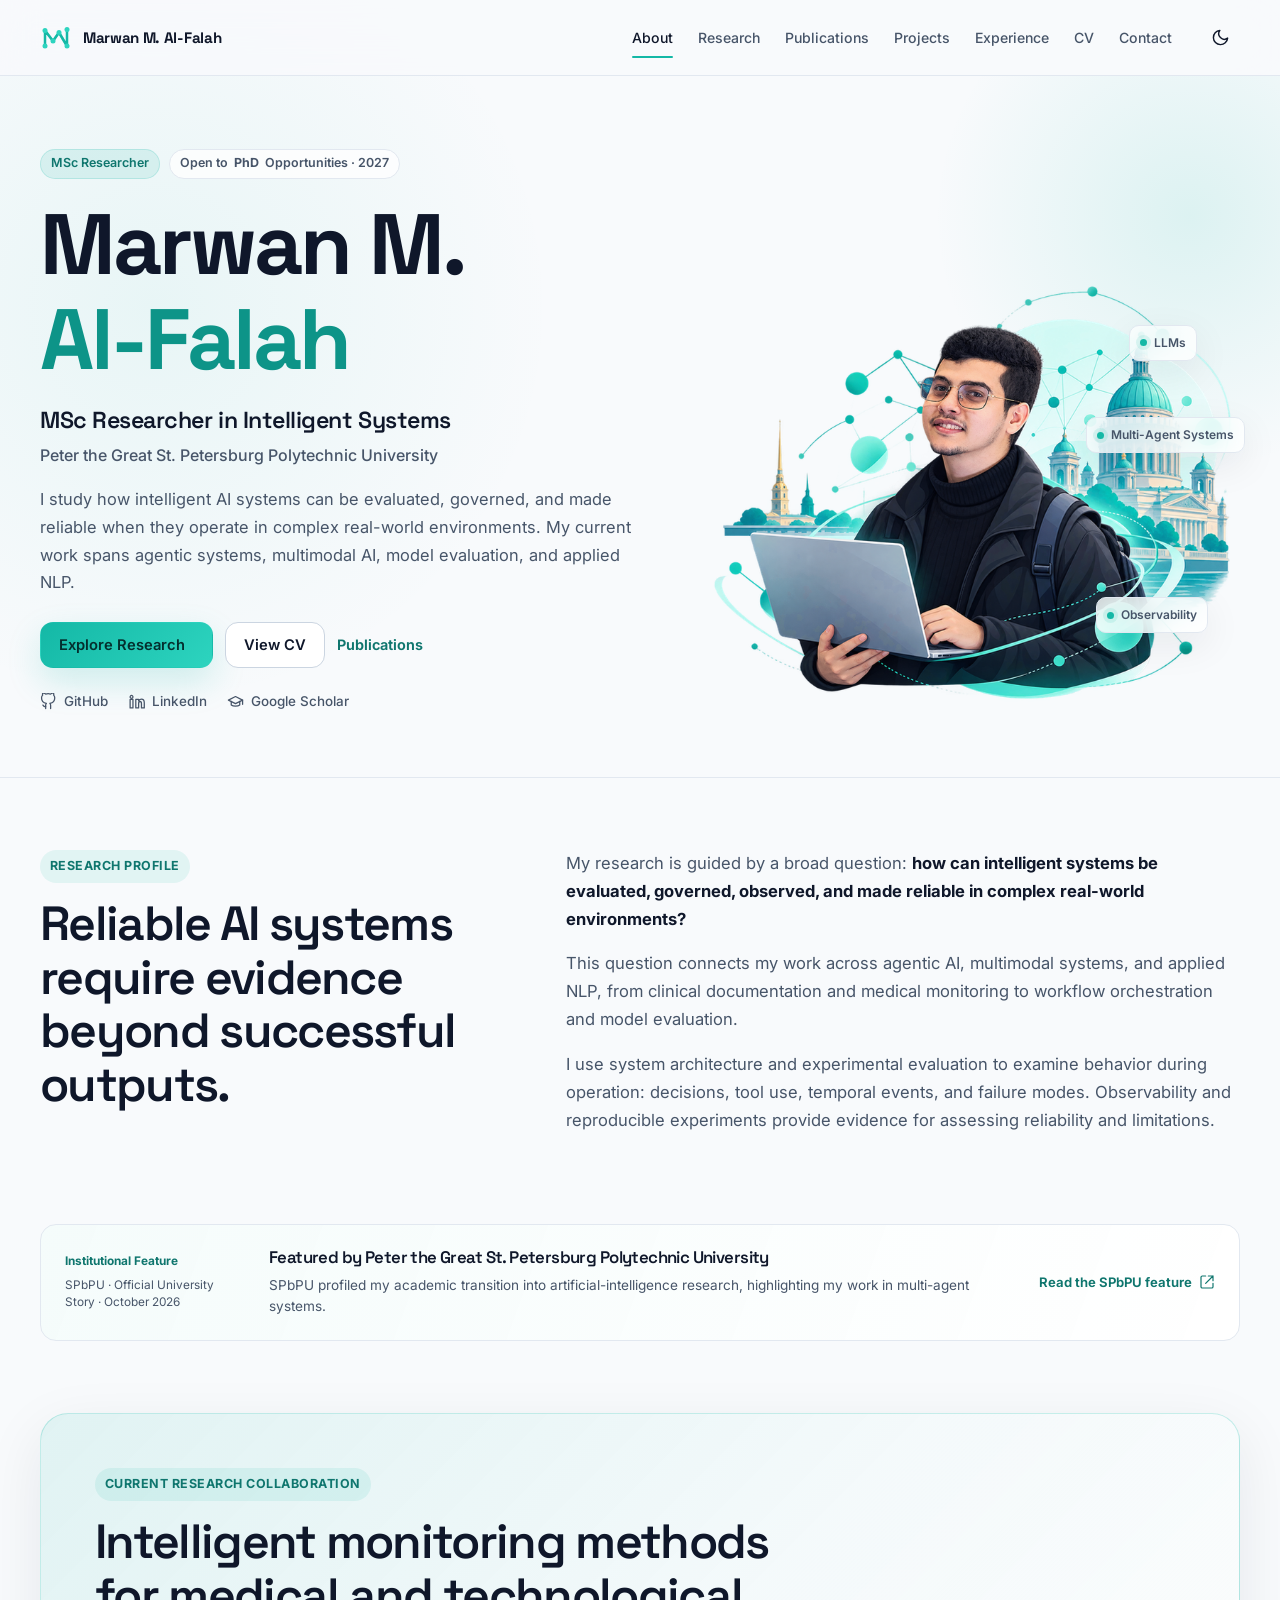
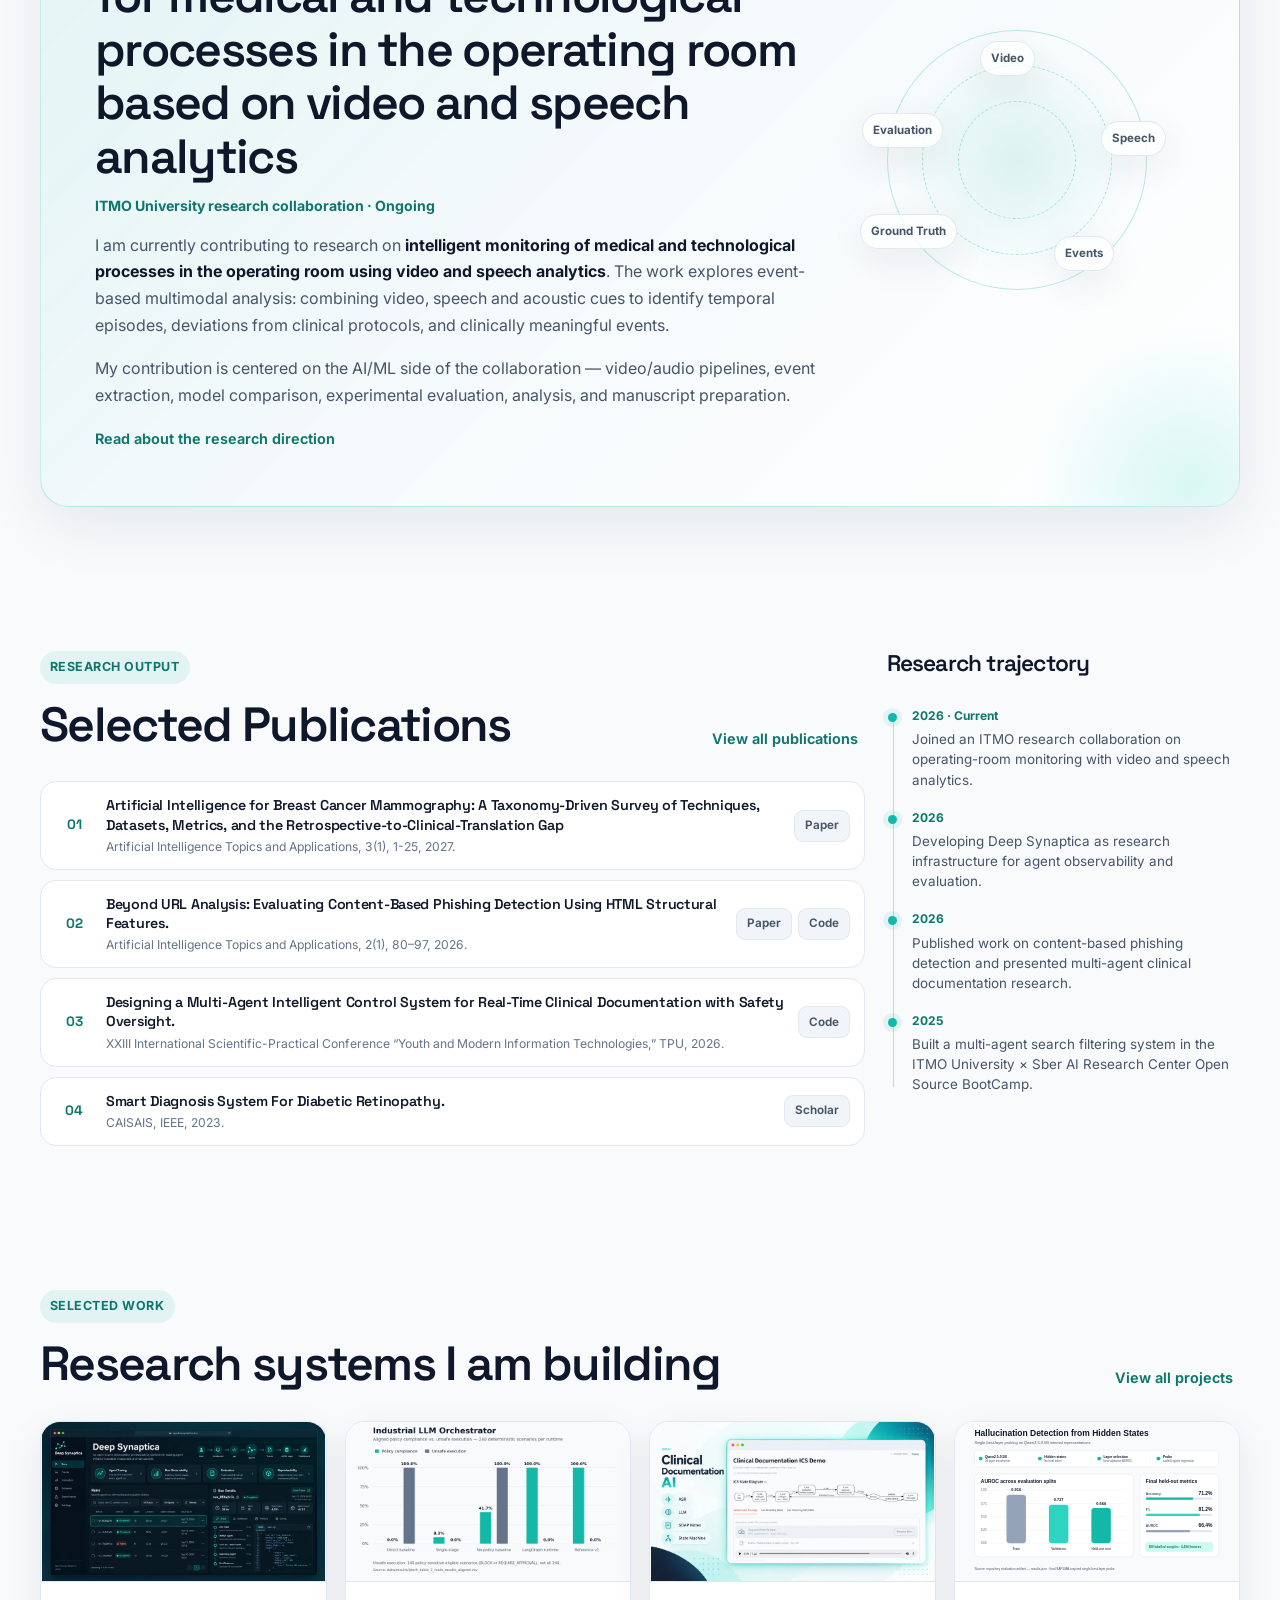
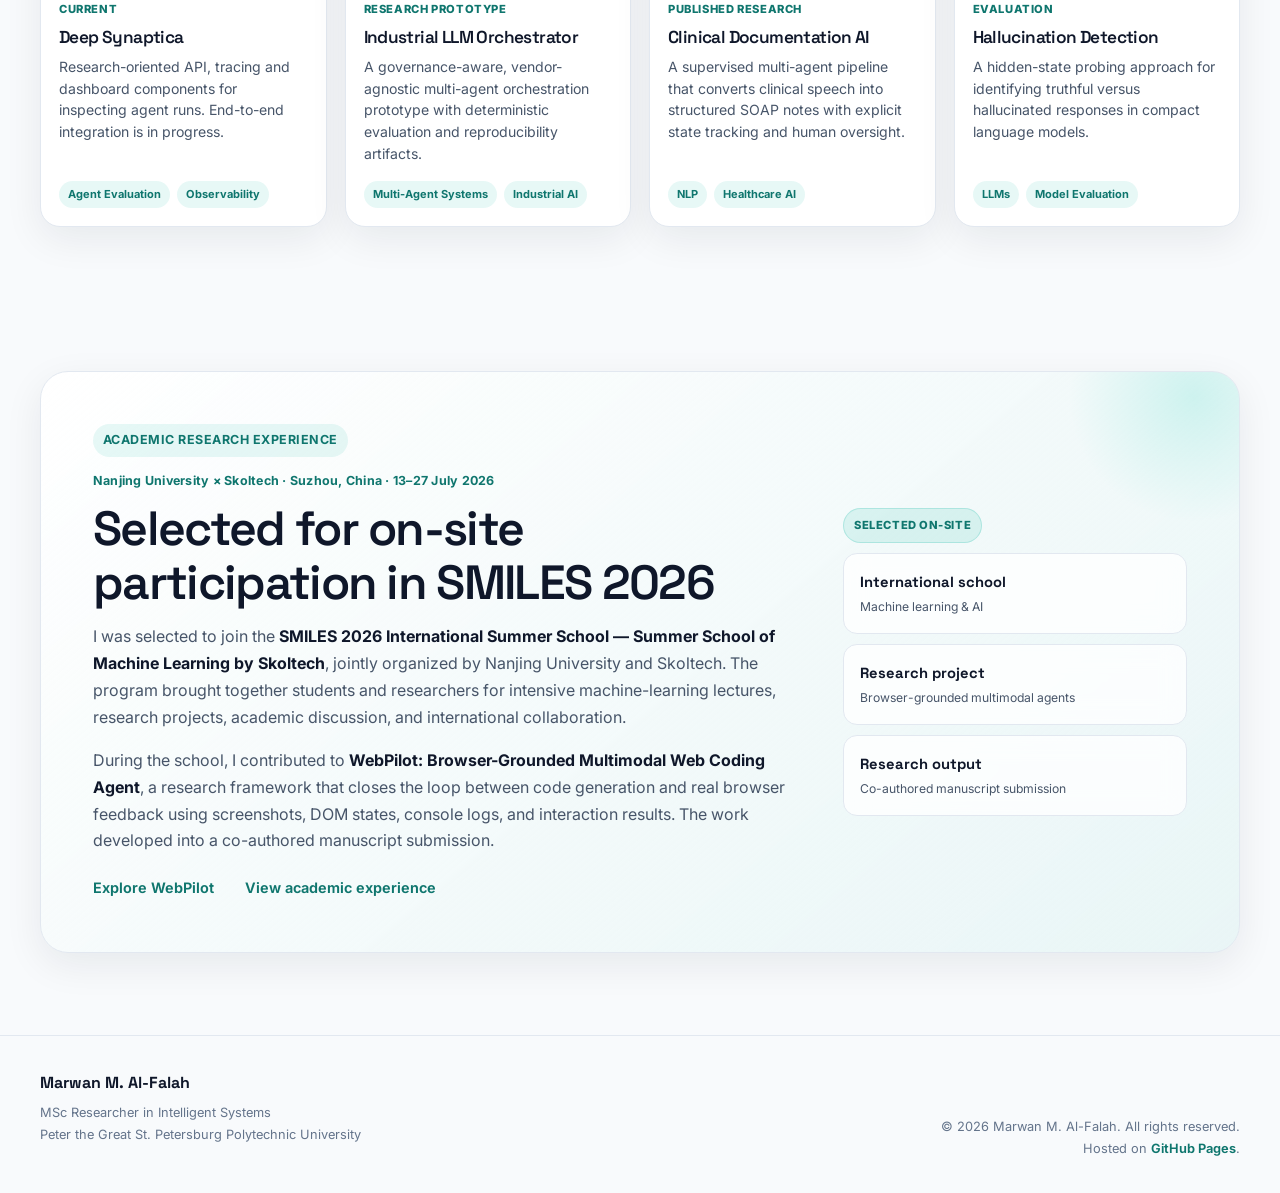
<file: index.html>
<!doctype html>
<html lang="en" data-theme="light">
  <head>
    <meta charset="utf-8" />
    <meta name="viewport" content="width=device-width, initial-scale=1" />
    <meta name="theme-color" content="#F8FAFC" />
    <link rel="icon" href="favicon.svg" type="image/svg+xml" />
    <link
      rel="icon"
      href="assets/images/favicon-32.png"
      sizes="32x32"
      type="image/png"
    />
    <link rel="apple-touch-icon" href="assets/images/apple-touch-icon.png" />
    <link rel="manifest" href="site.webmanifest" />
    <link rel="preconnect" href="https://fonts.googleapis.com" />
    <link rel="preconnect" href="https://fonts.gstatic.com" crossorigin />
    <link rel="stylesheet" href="https://fonts.googleapis.com/css2?family=Inter:wght@400..800&amp;family=Space+Grotesk:wght@600..700&amp;display=swap" />
    <link rel="stylesheet" href="assets/css/styles.css" />
    <title>Marwan M. Al-Falah — AI Researcher &amp; MSc Intelligent Systems</title>
    <meta
      name="description"
      content="Marwan M. Al-Falah is an MSc researcher in Intelligent Systems working on multi-agent systems, agent observability, trustworthy AI, and multimodal AI research."
    />
    <link rel="canonical" href="https://marwanmalfalah.github.io/malfalah/" />
    <meta property="og:type" content="website" />
    <meta property="og:title" content="Marwan M. Al-Falah — AI Researcher &amp; MSc Intelligent Systems" />
    <meta property="og:description" content="Marwan M. Al-Falah is an MSc researcher in Intelligent Systems working on multi-agent systems, agent observability, trustworthy AI, and multimodal AI research." />
    <meta property="og:url" content="https://marwanmalfalah.github.io/malfalah/" />
    <meta property="og:image" content="https://marwanmalfalah.github.io/malfalah/assets/images/og-image.png" />
    <meta property="og:image:width" content="1200" />
    <meta property="og:image:height" content="630" />
    <meta name="twitter:card" content="summary_large_image" />
    <meta name="twitter:title" content="Marwan M. Al-Falah — AI Researcher &amp; MSc Intelligent Systems" />
    <meta name="twitter:description" content="Marwan M. Al-Falah is an MSc researcher in Intelligent Systems working on multi-agent systems, agent observability, trustworthy AI, and multimodal AI research." />
    <meta name="twitter:image" content="https://marwanmalfalah.github.io/malfalah/assets/images/og-image.png" />
    <script type="application/ld+json">
      {
        "@context": "https://schema.org",
        "@type": "Person",
        "name": "Marwan M. Al-Falah",
        "url": "https://marwanmalfalah.github.io/malfalah/",
        "jobTitle": "MSc Researcher in Intelligent Systems",
        "affiliation": {
          "@type": "CollegeOrUniversity",
          "name": "Peter the Great St. Petersburg Polytechnic University"
        },
        "sameAs": [
          "https://github.com/MarwanMAlfalah",
          "https://www.linkedin.com/in/marwanmalfalah",
          "https://scholar.google.com/citations?user=TC1SgRMAAAAJ&hl=en",
          "https://orcid.org/0000-0003-4142-6932"
        ]
      }
    </script>
  </head>
  <body data-page="about">
    <a class="skip-link" href="#main">Skip to main content</a>
    <header id="site-header"></header>
    <main id="main" tabindex="-1">
      <section class="hero" aria-labelledby="hero-title">
        <div class="container hero-grid">
          <div class="hero-copy">
            <div class="hero-eyebrows">
              <span class="eyebrow-pill primary">MSc Researcher</span
              ><span class="eyebrow-pill"
                >Open to <b>PhD</b> Opportunities · 2027</span
              >
            </div>
            <h1 class="hero-title" id="hero-title">
              Marwan M.<span class="accent">Al-Falah</span>
            </h1>
            <p class="hero-role">MSc Researcher in Intelligent Systems</p>
            <p class="hero-affiliation">
              Peter the Great St. Petersburg Polytechnic University
            </p>
            <p class="hero-intro">
              I study how intelligent AI systems can be evaluated, governed, and
              made reliable when they operate in complex real-world environments.
              My current work spans agentic systems, multimodal AI, model
              evaluation, and applied NLP.
            </p>
            <div class="hero-actions">
              <a
                class="btn btn-primary"
                href="research.html"
                >Explore Research<span class="icon" data-icon="arrowRight"></span></a
              ><a
                class="btn btn-secondary"
                href="assets/files/Marwan_AlFalah_CV.pdf"
                target="_blank"
                rel="noopener noreferrer"
                >View CV</a
              >
              <a class="text-link" href="publications.html"
                >Publications<span class="icon" data-icon="arrowRight"></span></a
              >
            </div>
            <div class="social-row">
              <a
                class="social-link"
                href="https://github.com/MarwanMAlfalah"
                target="_blank"
                rel="noopener noreferrer"
                ><span class="icon" data-icon="github"></span>GitHub</a
              ><a
                class="social-link"
                href="https://www.linkedin.com/in/marwanmalfalah"
                target="_blank"
                rel="noopener noreferrer"
                ><span class="icon" data-icon="linkedin"></span>LinkedIn</a
              ><a
                class="social-link"
                href="https://scholar.google.com/citations?user=TC1SgRMAAAAJ&hl=en"
                target="_blank"
                rel="noopener noreferrer"
                ><span class="icon" data-icon="graduation"></span>Google
                Scholar</a
              >
            </div>
          </div>
          <div class="hero-visual" aria-hidden="true">
            <img
              class="hero-art hero-art-light"
              src="assets/images/hero-light.svg" width="760" height="620"
              alt=""
            /><img
              class="hero-art hero-art-dark"
              src="assets/images/hero-dark.svg" width="760" height="620"
              alt=""
            /><span class="hero-chip chip-1">LLMs</span
            ><span class="hero-chip chip-2">Multi-Agent Systems</span
            ><span class="hero-chip chip-3">Observability</span>
          </div>
        </div>
      </section>

      <section class="section-tight">
        <div class="container narrative-grid">
          <div>
            <span class="section-kicker">Research profile</span>
            <h2>Reliable AI systems require evidence beyond successful outputs.</h2>
          </div>
          <div class="narrative-copy">
            <p>
              My research is guided by a broad question:
              <strong
                >how can intelligent systems be evaluated, governed, observed,
                and made reliable in complex real-world environments?</strong
              >
            </p>
            <p>
              This question connects my work across agentic AI, multimodal
              systems, and applied NLP, from clinical documentation and medical
              monitoring to workflow orchestration and model evaluation.
            </p>
            <p>
              I use system architecture and experimental evaluation to examine
              behavior during operation: decisions, tool use, temporal events,
              and failure modes. Observability and reproducible experiments
              provide evidence for assessing reliability and limitations.
            </p>
          </div>
        </div>
      </section>

      <aside class="container" aria-labelledby="institutional-feature-title">
        <a
          class="institutional-feature"
          href="https://english.spbstu.ru/media/news/international_activities/open-doors-opened-the-next-chapter-of-my-life-olympiad-winners-share-their-experiences-at-polytech/"
          target="_blank"
          rel="noopener noreferrer"
        >
          <div>
            <span class="institutional-feature-label">Institutional Feature</span>
            <span class="institutional-feature-meta">
              SPbPU · Official University Story · <time datetime="2026-10-12">October 2026</time>
            </span>
          </div>
          <div class="institutional-feature-copy">
            <h2 id="institutional-feature-title">
              Featured by Peter the Great St. Petersburg Polytechnic University
            </h2>
            <p>
              SPbPU profiled my academic transition into artificial-intelligence
              research, highlighting my work in multi-agent systems.
            </p>
          </div>
          <span class="text-link institutional-feature-cta">
            Read the SPbPU feature<span class="icon" data-icon="external" aria-hidden="true"></span>
          </span>
        </a>
      </aside>

      <section class="section-tight">
        <div class="container current-research-card">
          <div class="current-research-copy">
            <span class="section-kicker">Current research collaboration</span>
            <h2>
              Intelligent monitoring methods for medical and technological
              processes in the operating room based on video and speech
              analytics
            </h2>
            <p class="research-status">
              ITMO University research collaboration · Ongoing
            </p>
            <p>
              I am currently contributing to research on
              <strong
                >intelligent monitoring of medical and technological processes
                in the operating room using video and speech analytics</strong
              >. The work explores event-based multimodal analysis: combining
              video, speech and acoustic cues to identify temporal episodes,
              deviations from clinical protocols, and clinically meaningful
              events.
            </p>
            <p>
              My contribution is centered on the AI/ML side of the collaboration
              — video/audio pipelines, event extraction, model comparison,
              experimental evaluation, analysis, and manuscript preparation.
            </p>
            <a class="text-link" href="research.html#operating-room"
              >Read about the research direction<span
                class="icon"
                data-icon="arrowRight"
              ></span
            ></a>
          </div>
          <div class="current-research-visual">
            <div class="research-orbit">
              <span>Video</span><span>Speech</span><span>Events</span
              ><span>Ground Truth</span><span>Evaluation</span>
            </div>
          </div>
        </div>
      </section>

      <section class="section-tight">
        <div class="container content-split">
          <div>
            <div class="section-header">
              <div>
                <span class="section-kicker">Research output</span>
                <h2>Selected Publications</h2>
              </div>
              <a class="text-link" href="publications.html"
                >View all publications<span
                  class="icon"
                  data-icon="arrowRight"
                ></span
              ></a>
            </div>
            <div class="publication-list">
              <article class="publication-item">
                <div class="pub-index">01</div>
                <div>
                  <div class="pub-title">
                    Artificial Intelligence for Breast Cancer Mammography: 
                    A Taxonomy-Driven Survey of Techniques, Datasets, Metrics, 
                    and the Retrospective-to-Clinical-Translation Gap
                  </div>
                  <div class="pub-meta">
                    Artificial Intelligence Topics and Applications, 3(1),
                    1-25, 2027.
                  </div>
                </div>
                <div class="pub-actions">
                  <a
                    href="https://asejournals.com/journal/index.php/AITA/article/view/20"
                    target="_blank"
                    rel="noopener noreferrer"
                    >Paper</a
                  >
                </div>
              </article>
              <article class="publication-item">
                <div class="pub-index">02</div>
                <div>
                  <div class="pub-title">
                    Beyond URL Analysis: Evaluating Content-Based Phishing
                    Detection Using HTML Structural Features.
                  </div>
                  <div class="pub-meta">
                    Artificial Intelligence Topics and Applications, 2(1),
                    80–97, 2026.
                  </div>
                </div>
                <div class="pub-actions">
                  <a
                    href="https://asejournals.com/journal/index.php/AITA/article/view/14"
                    target="_blank"
                    rel="noopener noreferrer"
                    >Paper</a
                  ><a
                    href="https://github.com/MarwanMAlfalah/content-phishing-detection"
                    target="_blank"
                    rel="noopener noreferrer"
                    >Code</a
                  >
                </div>
              </article>
              <article class="publication-item">
                <div class="pub-index">03</div>
                <div>
                  <div class="pub-title">
                    Designing a Multi-Agent Intelligent Control System for
                    Real-Time Clinical Documentation with Safety Oversight.
                  </div>
                  <div class="pub-meta">
                    XXIII International Scientific-Practical Conference “Youth
                    and Modern Information Technologies,” TPU, 2026.
                  </div>
                </div>
                <div class="pub-actions">
                  <a
                    href="https://github.com/MarwanMAlfalah/clinical-doc-ics-demo"
                    target="_blank"
                    rel="noopener noreferrer"
                    >Code</a
                  >
                </div>
              </article>
              <article class="publication-item">
                <div class="pub-index">04</div>
                <div>
                  <div class="pub-title">
                    Smart Diagnosis System For Diabetic Retinopathy.
                  </div>
                  <div class="pub-meta">CAISAIS, IEEE, 2023.</div>
                </div>
                <div class="pub-actions">
                  <a
                    href="https://scholar.google.com/citations?user=TC1SgRMAAAAJ&hl=en"
                    target="_blank"
                    rel="noopener noreferrer"
                    >Scholar</a
                  >
                </div>
              </article>
            </div>
          </div>
          <aside>
            <div class="section-header"><h2 class="trajectory-title">Research trajectory</h2></div>
            <div class="timeline">
              <div class="timeline-item">
                <div class="timeline-date">2026 · Current</div>
                <div class="timeline-text">
                  Joined an ITMO research collaboration on operating-room
                  monitoring with video and speech analytics.
                </div>
              </div>
              <div class="timeline-item">
                <div class="timeline-date">2026</div>
                <div class="timeline-text">
                  Developing Deep Synaptica as research infrastructure for
                  agent observability and evaluation.
                </div>
              </div>
              <div class="timeline-item">
                <div class="timeline-date">2026</div>
                <div class="timeline-text">
                  Published work on content-based phishing detection and
                  presented multi-agent clinical documentation research.
                </div>
              </div>
              <div class="timeline-item">
                <div class="timeline-date">2025</div>
                <div class="timeline-text">
                  Built a multi-agent search filtering system in the ITMO
                  University × Sber AI Research Center Open Source BootCamp.
                </div>
              </div>
            </div>
          </aside>
        </div>
      </section>

      <section class="section-tight" aria-labelledby="featured-projects-title">
        <div class="container">
          <div class="section-header">
            <div>
              <span class="section-kicker">Selected work</span>
              <h2 id="featured-projects-title">
                Research systems I am building
              </h2>
            </div>
            <a class="text-link" href="projects.html"
              >View all projects<span class="icon" data-icon="arrowRight"></span
            ></a>
          </div>
          <div class="project-grid">
            <article class="project-card">
              <a
                class="project-media"
                href="https://github.com/MarwanMAlfalah/deep-synaptica"
                target="_blank"
                rel="noopener noreferrer"
                ><img
                  src="assets/images/projects/deep-synaptica.webp" width="1672" height="941" loading="lazy"
                  alt="Deep Synaptica dashboard showing agent traces and evaluation"
              /></a>
              <div class="project-body">
                <span class="project-label">Current</span>
                <h3>Deep Synaptica</h3>
                <p>
                  Research-oriented API, tracing and dashboard components for
                  inspecting agent runs. End-to-end integration is in progress.
                </p>
                <div class="tag-row">
                  <span class="tag">Agent Evaluation</span
                  ><span class="tag">Observability</span>
                </div>
              </div>
            </article>
            <article class="project-card">
              <a
                class="project-media"
                href="https://github.com/MarwanMAlfalah/vendor-agnostic-industrial-orchestrator"
                target="_blank"
                rel="noopener noreferrer"
                ><img
                  src="assets/images/projects/industrial-orchestrator.webp" width="1600" height="900" loading="lazy"
                  alt="Aligned policy compliance and conditional unsafe execution by orchestration runtime"
              /></a>
              <div class="project-body">
                <span class="project-label">Research prototype</span>
                <h3>Industrial LLM Orchestrator</h3>
                <p>
                  A governance-aware, vendor-agnostic multi-agent orchestration
                  prototype with deterministic evaluation and reproducibility
                  artifacts.
                </p>
                <div class="tag-row">
                  <span class="tag">Multi-Agent Systems</span
                  ><span class="tag">Industrial AI</span>
                </div>
              </div>
            </article>
            <article class="project-card">
              <a
                class="project-media"
                href="https://github.com/MarwanMAlfalah/clinical-doc-ics-demo"
                target="_blank"
                rel="noopener noreferrer"
                ><img
                  src="assets/images/projects/clinical-ai.webp" width="1672" height="941" loading="lazy"
                  alt="Clinical documentation demo showing supervised processing states"
              /></a>
              <div class="project-body">
                <span class="project-label">Published research</span>
                <h3>Clinical Documentation AI</h3>
                <p>
                  A supervised multi-agent pipeline that converts clinical
                  speech into structured SOAP notes with explicit state tracking
                  and human oversight.
                </p>
                <div class="tag-row">
                  <span class="tag">NLP</span
                  ><span class="tag">Healthcare AI</span>
                </div>
              </div>
            </article>
            <article class="project-card">
              <a
                class="project-media"
                href="https://github.com/MarwanMAlfalah/smiles-2026-hallucination-detection"
                target="_blank"
                rel="noopener noreferrer"
                ><img
                  src="assets/images/projects/hallucination-detection.svg" width="1600" height="900" loading="lazy"
                  alt="Hidden-state hallucination detection evaluation results"
              /></a>
              <div class="project-body">
                <span class="project-label">Evaluation</span>
                <h3>Hallucination Detection</h3>
                <p>
                  A hidden-state probing approach for identifying truthful
                  versus hallucinated responses in compact language models.
                </p>
                <div class="tag-row">
                  <span class="tag">LLMs</span
                  ><span class="tag">Model Evaluation</span>
                </div>
              </div>
            </article>
          </div>
        </div>
      </section>

      <section class="section-tight" aria-labelledby="smiles-title">
        <div class="container research-milestone-card">
          <div class="milestone-main">
            <span class="section-kicker">Academic Research Experience</span>
            <div class="milestone-meta">
              Nanjing University × Skoltech · Suzhou, China · 13–27 July 2026
            </div>
            <h2 id="smiles-title">
              Selected for on-site participation in SMILES 2026
            </h2>
            <p>
              I was selected to join the
              <strong
                >SMILES 2026 International Summer School — Summer School of
                Machine Learning by Skoltech</strong
              >, jointly organized by Nanjing University and Skoltech. The
              program brought together students and researchers for intensive
              machine-learning lectures, research projects, academic discussion,
              and international collaboration.
            </p>
            <p>
              During the school, I contributed to
              <strong
                >WebPilot: Browser-Grounded Multimodal Web Coding Agent</strong
              >, a research framework that closes the loop between code
              generation and real browser feedback using screenshots, DOM
              states, console logs, and interaction results. The work developed
              into a co-authored manuscript submission.
            </p>
            <div class="milestone-actions">
              <a class="text-link" href="projects.html#webpilot"
                >Explore WebPilot<span
                  class="icon"
                  data-icon="arrowRight"
                ></span></a
              ><a class="text-link" href="experience.html#smiles-2026"
                >View academic experience<span
                  class="icon"
                  data-icon="arrowRight"
                ></span
              ></a>
            </div>
          </div>
          <div class="milestone-side" aria-label="SMILES 2026 highlights">
            <span class="milestone-badge">Selected on-site</span>
            <div>
              <strong>International school</strong
              ><span>Machine learning & AI</span>
            </div>
            <div>
              <strong>Research project</strong
              ><span>Browser-grounded multimodal agents</span>
            </div>
            <div>
              <strong>Research output</strong
              ><span>Co-authored manuscript submission</span>
            </div>
          </div>
        </div>
      </section>
    </main>
    <footer id="site-footer"></footer>
    <script src="assets/js/app.js" defer></script>
    <script src="assets/js/tracker-v3.js" defer></script>
</body>
</html>
</file>
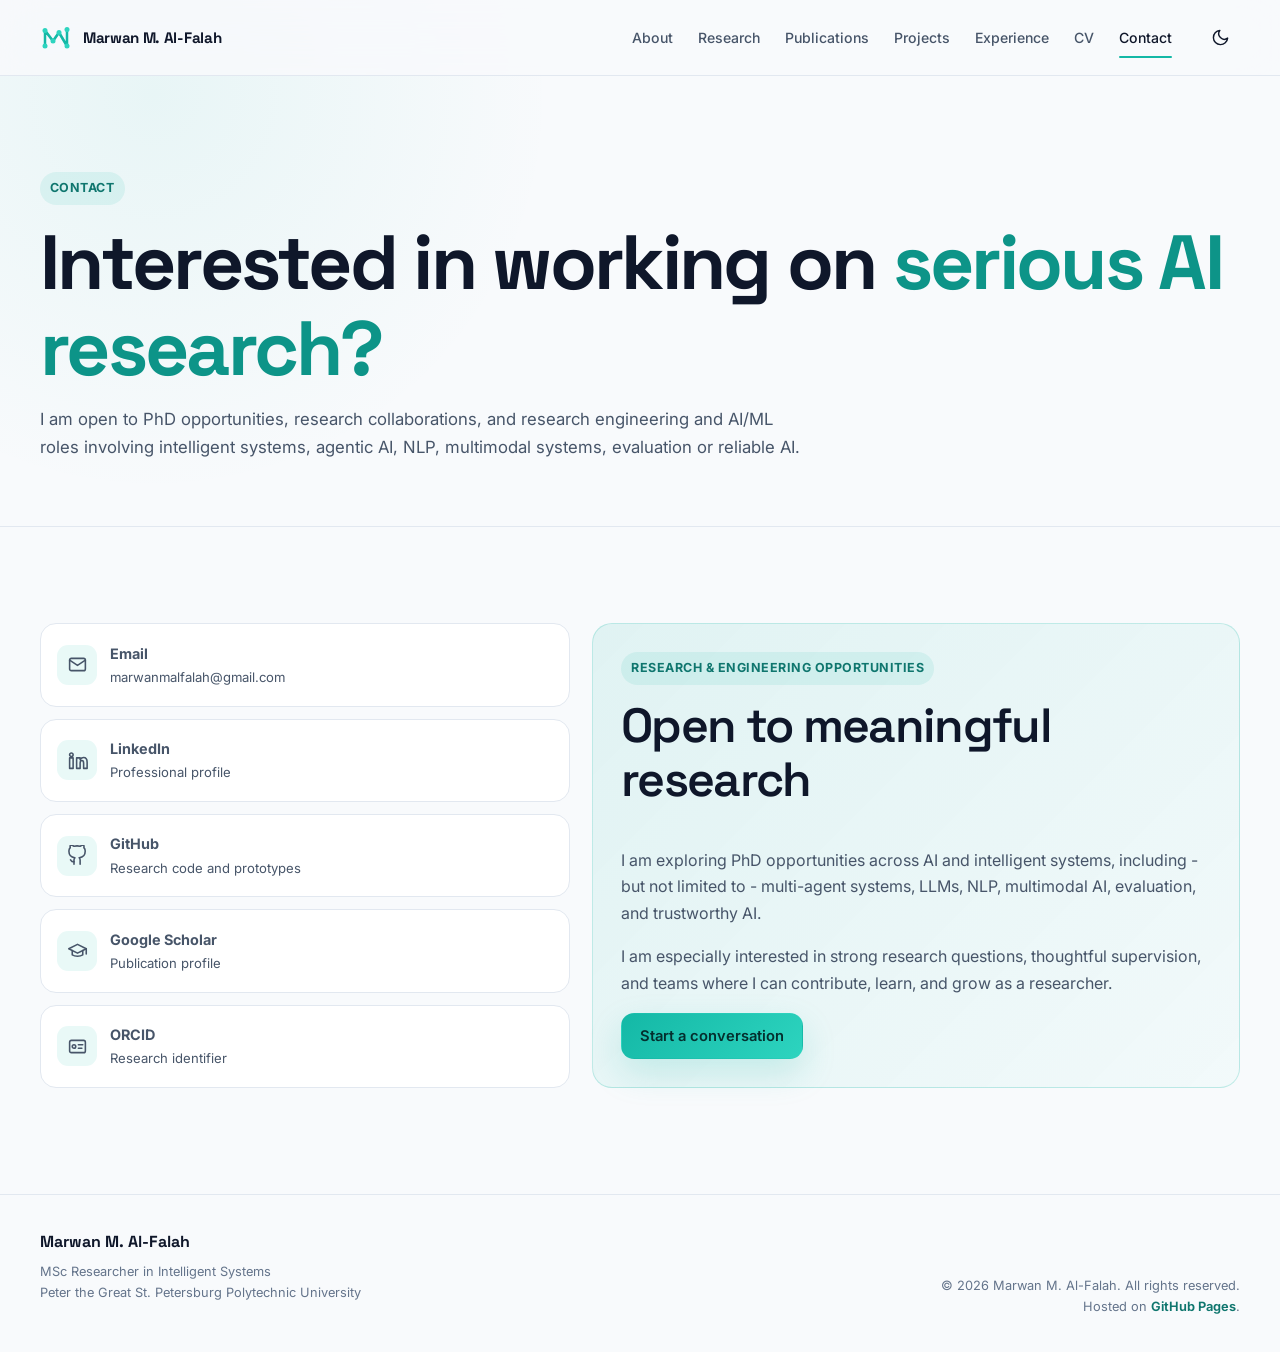
<file: contact.html>
<!doctype html>
<html lang="en" data-theme="light">
  <head>
    <meta charset="utf-8" />
    <meta name="viewport" content="width=device-width, initial-scale=1" />
    <meta name="theme-color" content="#F8FAFC" />
    <link rel="icon" href="favicon.svg" type="image/svg+xml" />
    <link
      rel="icon"
      href="assets/images/favicon-32.png"
      sizes="32x32"
      type="image/png"
    />
    <link rel="apple-touch-icon" href="assets/images/apple-touch-icon.png" />
    <link rel="manifest" href="site.webmanifest" />
    <link rel="preconnect" href="https://fonts.googleapis.com" />
    <link rel="preconnect" href="https://fonts.gstatic.com" crossorigin />
    <link rel="stylesheet" href="https://fonts.googleapis.com/css2?family=Inter:wght@400..800&amp;family=Space+Grotesk:wght@600..700&amp;display=swap" />
    <link rel="stylesheet" href="assets/css/styles.css" />
    <title>Contact — Marwan M. Al-Falah</title>
    <meta
      name="description"
      content="Contact Marwan M. Al-Falah for research collaboration and PhD opportunities."
    />
    <link rel="canonical" href="https://marwanmalfalah.github.io/malfalah/contact.html" />
    <meta property="og:type" content="website" />
    <meta property="og:title" content="Contact — Marwan M. Al-Falah" />
    <meta property="og:description" content="Contact Marwan M. Al-Falah for research collaboration and PhD opportunities." />
    <meta property="og:url" content="https://marwanmalfalah.github.io/malfalah/contact.html" />
    <meta property="og:image" content="https://marwanmalfalah.github.io/malfalah/assets/images/og-image.png" />
    <meta property="og:image:width" content="1200" />
    <meta property="og:image:height" content="630" />
    <meta name="twitter:card" content="summary_large_image" />
    <meta name="twitter:title" content="Contact — Marwan M. Al-Falah" />
    <meta name="twitter:description" content="Contact Marwan M. Al-Falah for research collaboration and PhD opportunities." />
    <meta name="twitter:image" content="https://marwanmalfalah.github.io/malfalah/assets/images/og-image.png" />
  </head>
  <body data-page="contact">
    <a class="skip-link" href="#main">Skip to main content</a>
    <header id="site-header"></header>
    <main id="main" tabindex="-1">
      <section class="page-hero">
        <div class="container">
          <span class="section-kicker">Contact</span>
          <h1>
            Interested in working on
            <span class="accent">serious AI research?</span>
          </h1>
          <p>
            I am open to PhD opportunities, research collaborations, and
            research engineering and AI/ML roles involving intelligent systems,
            agentic AI, NLP, multimodal systems, evaluation or reliable AI.
          </p>
        </div>
      </section>
      <section class="section">
        <div class="container contact-grid">
          <div class="contact-methods">
            <a class="contact-method" href="mailto:marwanmalfalah@gmail.com"
              ><span class="interest-icon"
                ><span class="icon" data-icon="mail"></span></span
              ><span
                ><strong>Email</strong
                ><span>marwanmalfalah@gmail.com</span></span
              ></a
            ><a
              class="contact-method"
              href="https://www.linkedin.com/in/marwanmalfalah"
              target="_blank"
              rel="noopener noreferrer"
              ><span class="interest-icon"
                ><span class="icon" data-icon="linkedin"></span></span
              ><span
                ><strong>LinkedIn</strong
                ><span>Professional profile</span></span
              ></a
            ><a
              class="contact-method"
              href="https://github.com/MarwanMAlfalah"
              target="_blank"
              rel="noopener noreferrer"
              ><span class="interest-icon"
                ><span class="icon" data-icon="github"></span></span
              ><span
                ><strong>GitHub</strong
                ><span>Research code and prototypes</span></span
              ></a
            ><a
              class="contact-method"
              href="https://scholar.google.com/citations?user=TC1SgRMAAAAJ&hl=en"
              target="_blank"
              rel="noopener noreferrer"
              ><span class="interest-icon"
                ><span class="icon" data-icon="graduation"></span></span
              ><span
                ><strong>Google Scholar</strong
                ><span>Publication profile</span></span
              ></a
            ><a
              class="contact-method"
              href="https://orcid.org/0000-0003-4142-6932"
              target="_blank"
              rel="noopener noreferrer"
              ><span class="interest-icon"
                ><span class="icon" data-icon="id"></span></span
              ><span
                ><strong>ORCID</strong
                ><span>Research identifier</span></span
              ></a
            >
          </div>
          <aside class="contact-note">
            <span class="section-kicker">Research &amp; engineering opportunities</span>
            <h2>Open to meaningful research</h2>
            <p>
              I am exploring PhD opportunities across AI and intelligent
              systems, including - but not limited to - multi-agent systems,
              LLMs, NLP, multimodal AI, evaluation, and trustworthy AI.
            </p>
            <p>
              I am especially interested in strong research questions,
              thoughtful supervision, and teams where I can contribute, learn,
              and grow as a researcher.
            </p>
            <a class="btn btn-primary" href="mailto:marwanmalfalah@gmail.com"
              >Start a conversation</a
            >
          </aside>
        </div>
      </section>
    </main>
    <footer id="site-footer"></footer>
    <script src="assets/js/app.js" defer></script>
    <script src="assets/js/tracker-v3.js" defer></script>
</body>
</html>
</file>
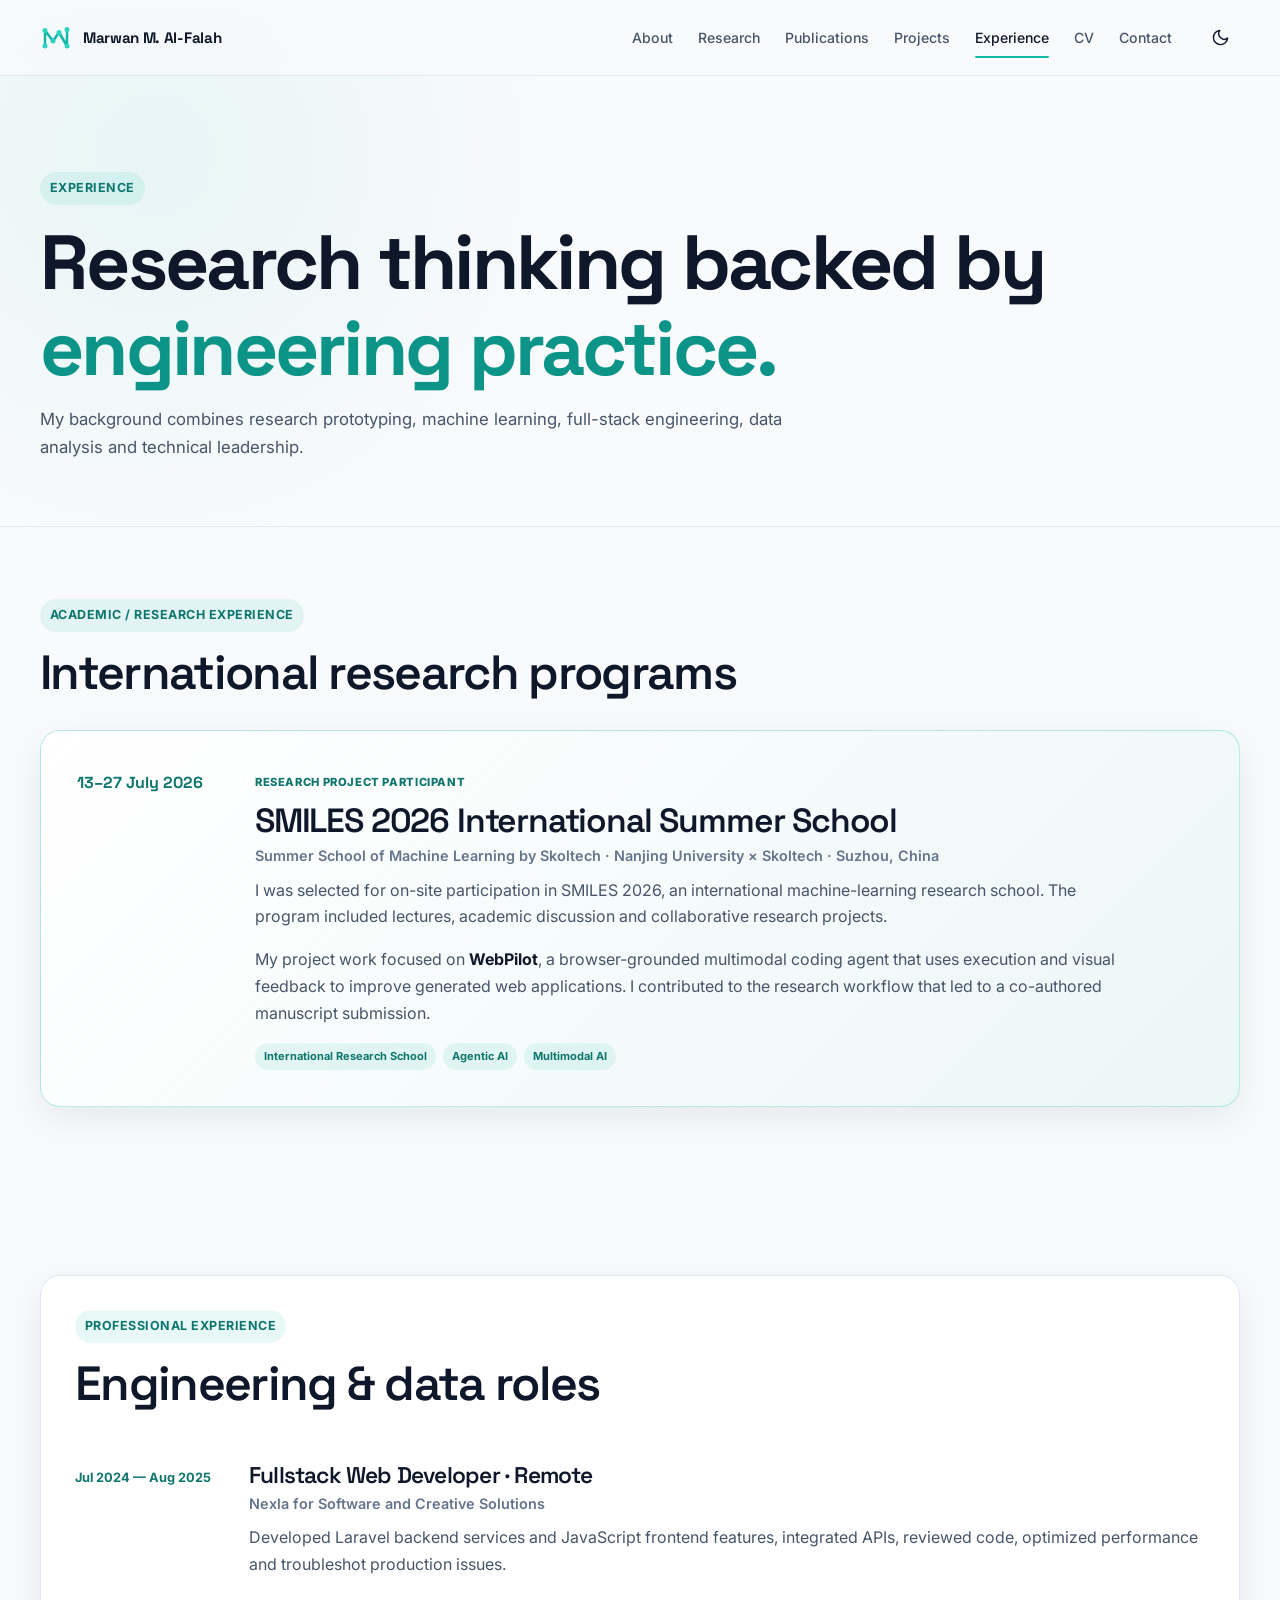
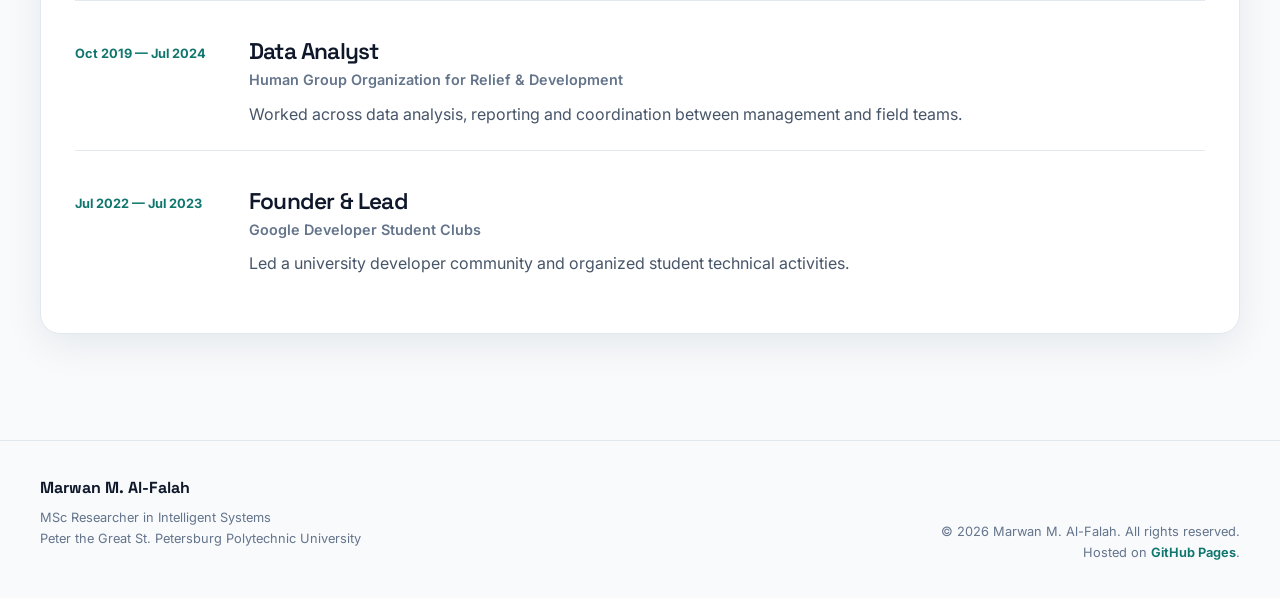
<file: experience.html>
<!doctype html><html lang="en" data-theme="light"><head><meta charset="utf-8"><meta name="viewport" content="width=device-width, initial-scale=1"><meta name="theme-color" content="#F8FAFC">
<link rel="icon" href="favicon.svg" type="image/svg+xml"><link rel="icon" href="assets/images/favicon-32.png" sizes="32x32" type="image/png"><link rel="apple-touch-icon" href="assets/images/apple-touch-icon.png"><link rel="manifest" href="site.webmanifest">
<link rel="preconnect" href="https://fonts.googleapis.com"><link rel="preconnect" href="https://fonts.gstatic.com" crossorigin><link rel="stylesheet" href="https://fonts.googleapis.com/css2?family=Inter:wght@400..800&amp;family=Space+Grotesk:wght@600..700&amp;display=swap" />
    <link rel="stylesheet" href="assets/css/styles.css"><title>Experience — Marwan M. Al-Falah</title><meta name="description" content="Research, engineering and leadership experience of Marwan M. Al-Falah.">
    <link rel="canonical" href="https://marwanmalfalah.github.io/malfalah/experience.html" />
    <meta property="og:type" content="website" />
    <meta property="og:title" content="Experience — Marwan M. Al-Falah" />
    <meta property="og:description" content="Research, engineering and leadership experience of Marwan M. Al-Falah." />
    <meta property="og:url" content="https://marwanmalfalah.github.io/malfalah/experience.html" />
    <meta property="og:image" content="https://marwanmalfalah.github.io/malfalah/assets/images/og-image.png" />
    <meta property="og:image:width" content="1200" />
    <meta property="og:image:height" content="630" />
    <meta name="twitter:card" content="summary_large_image" />
    <meta name="twitter:title" content="Experience — Marwan M. Al-Falah" />
    <meta name="twitter:description" content="Research, engineering and leadership experience of Marwan M. Al-Falah." />
    <meta name="twitter:image" content="https://marwanmalfalah.github.io/malfalah/assets/images/og-image.png" />
  </head><body data-page="experience"><a class="skip-link" href="#main">Skip to main content</a><header id="site-header"></header><main id="main" tabindex="-1"><section class="page-hero"><div class="container"><span class="section-kicker">Experience</span><h1>Research thinking backed by <span class="accent">engineering practice.</span></h1><p>My background combines research prototyping, machine learning, full-stack engineering, data analysis and technical leadership.</p></div></section><section class="section-tight"><div class="container"><div class="section-header"><div><span class="section-kicker">Academic / Research Experience</span><h2>International research programs</h2></div></div><article class="academic-experience-card" id="smiles-2026"><div class="academic-date">13–27 July 2026</div><div><span class="project-label">Research Project Participant</span><h3>SMILES 2026 International Summer School</h3><div class="experience-org">Summer School of Machine Learning by Skoltech · Nanjing University × Skoltech · Suzhou, China</div><p>I was selected for on-site participation in SMILES 2026, an international machine-learning research school. The program included lectures, academic discussion and collaborative research projects.</p><p>My project work focused on <strong>WebPilot</strong>, a browser-grounded multimodal coding agent that uses execution and visual feedback to improve generated web applications. I contributed to the research workflow that led to a co-authored manuscript submission.</p><div class="tag-row"><span class="tag">International Research School</span><span class="tag">Agentic AI</span><span class="tag">Multimodal AI</span></div></div></article></div></section><section class="section"><div class="container content-card"><div class="section-header"><div><span class="section-kicker">Professional experience</span><h2>Engineering & data roles</h2></div></div><div class="experience-list"><article class="experience-item"><div class="experience-date">Jul 2024 — Aug 2025</div><div><h3>Fullstack Web Developer · Remote</h3><div class="experience-org">Nexla for Software and Creative Solutions</div><p>Developed Laravel backend services and JavaScript frontend features, integrated APIs, reviewed code, optimized performance and troubleshot production issues.</p></div></article><article class="experience-item"><div class="experience-date">Oct 2019 — Jul 2024</div><div><h3>Data Analyst</h3><div class="experience-org">Human Group Organization for Relief & Development</div><p>Worked across data analysis, reporting and coordination between management and field teams.</p></div></article><article class="experience-item"><div class="experience-date">Jul 2022 — Jul 2023</div><div><h3>Founder & Lead</h3><div class="experience-org">Google Developer Student Clubs</div><p>Led a university developer community and organized student technical activities.</p></div></article></div></div></section></main><footer id="site-footer"></footer><script src="assets/js/app.js" defer></script>  <script src="assets/js/tracker-v3.js" defer></script>
</body></html>
</file>
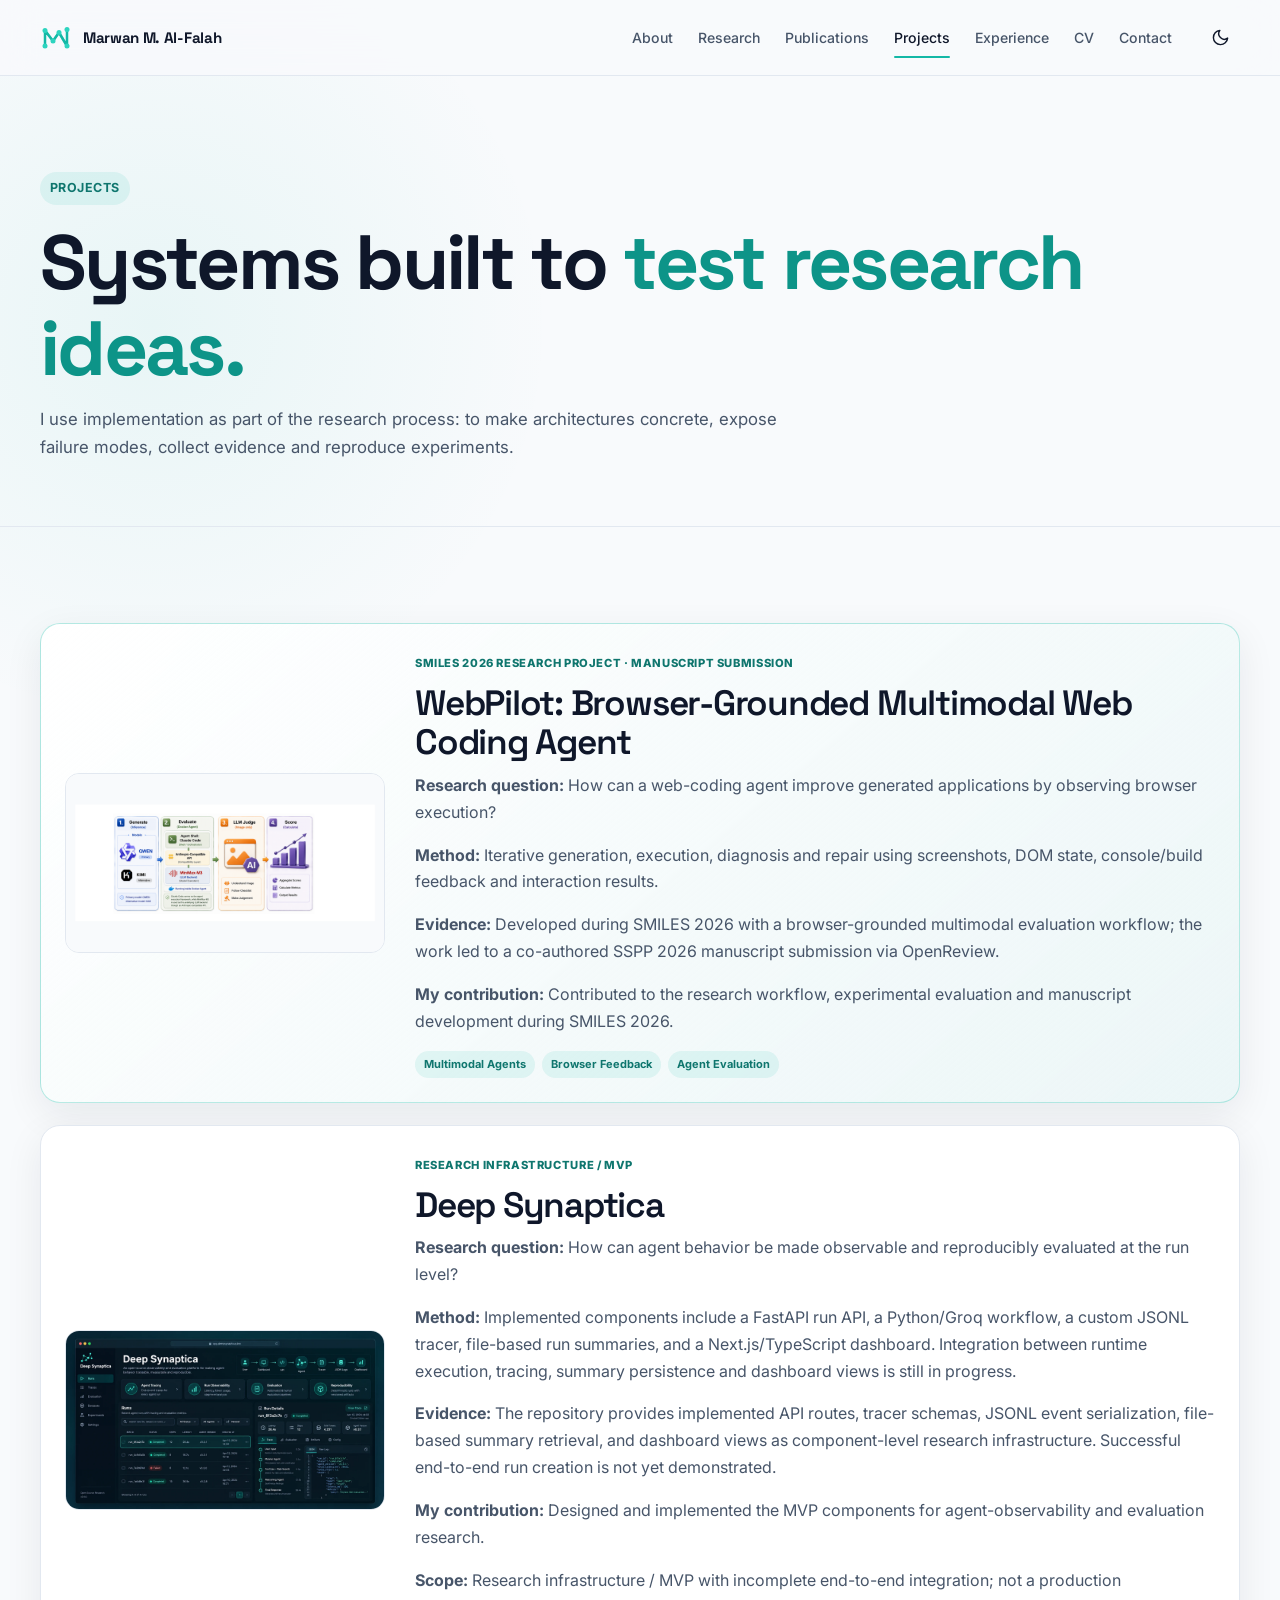
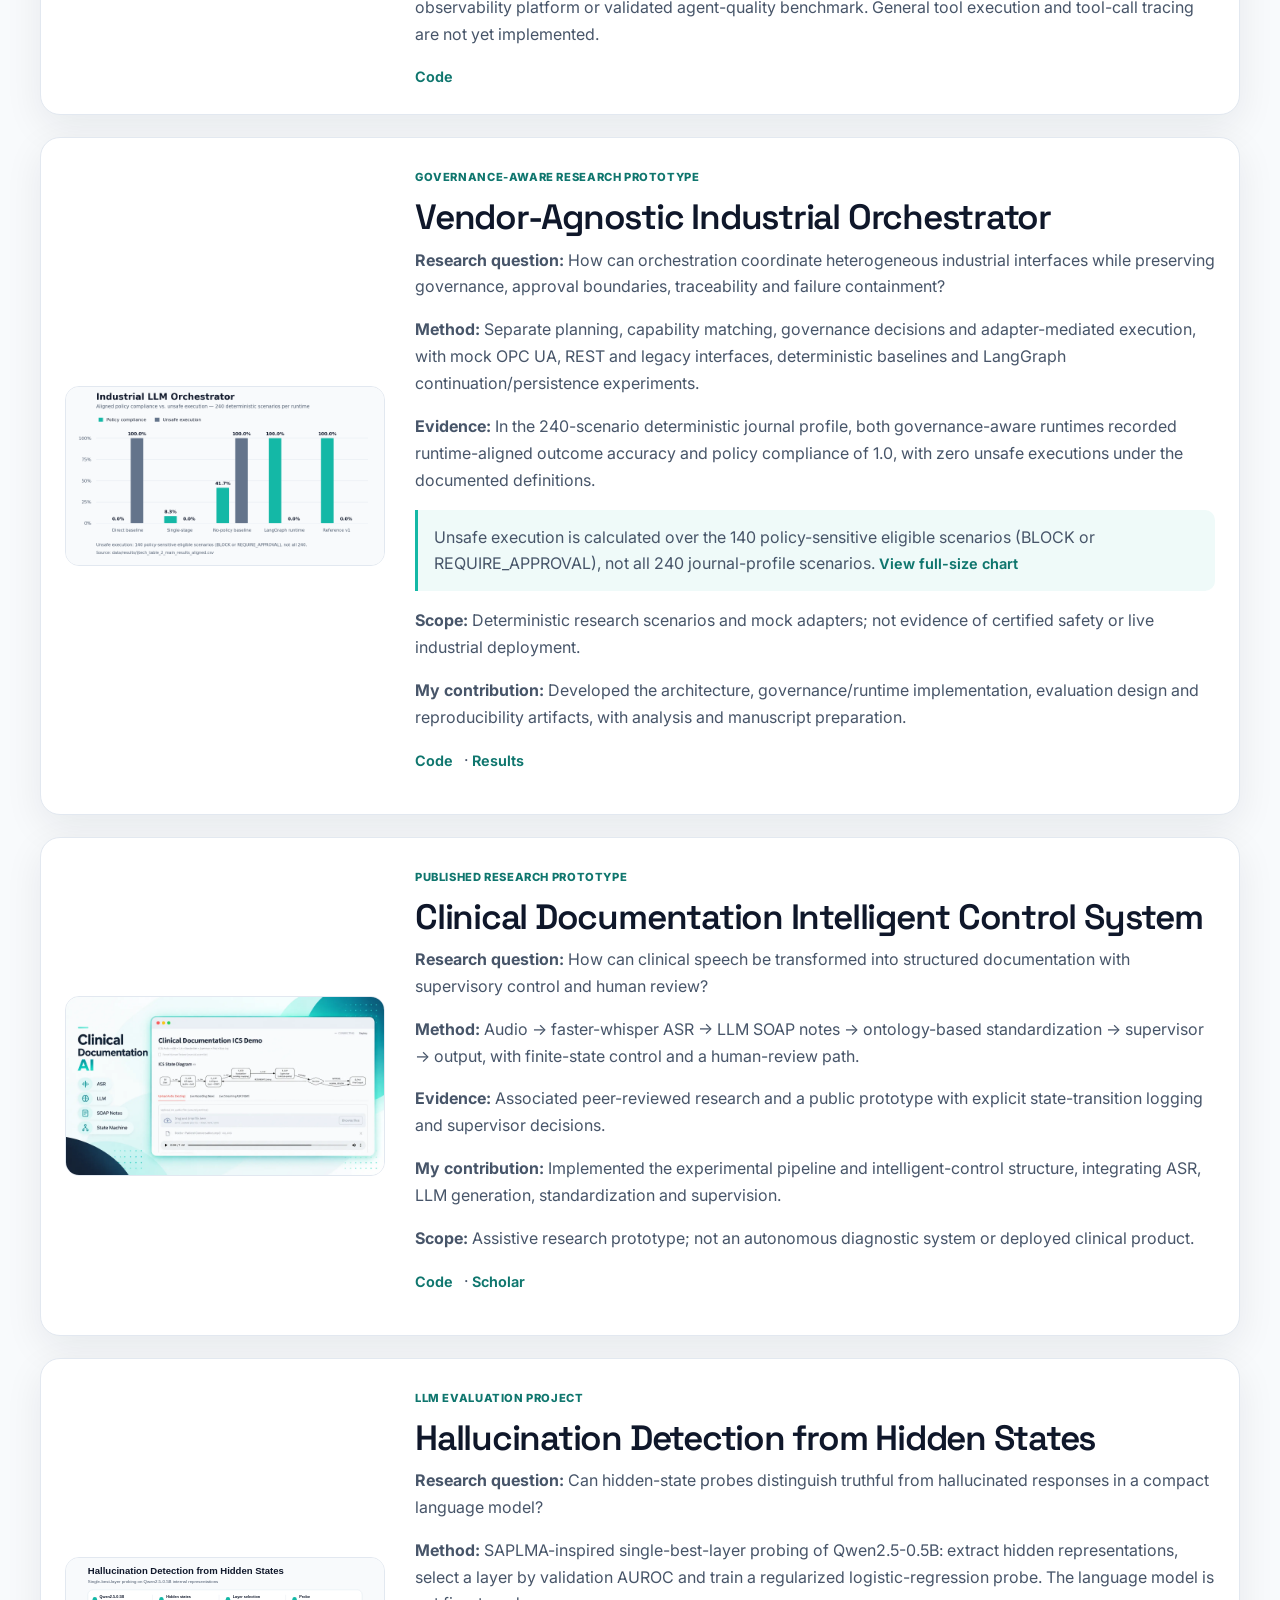
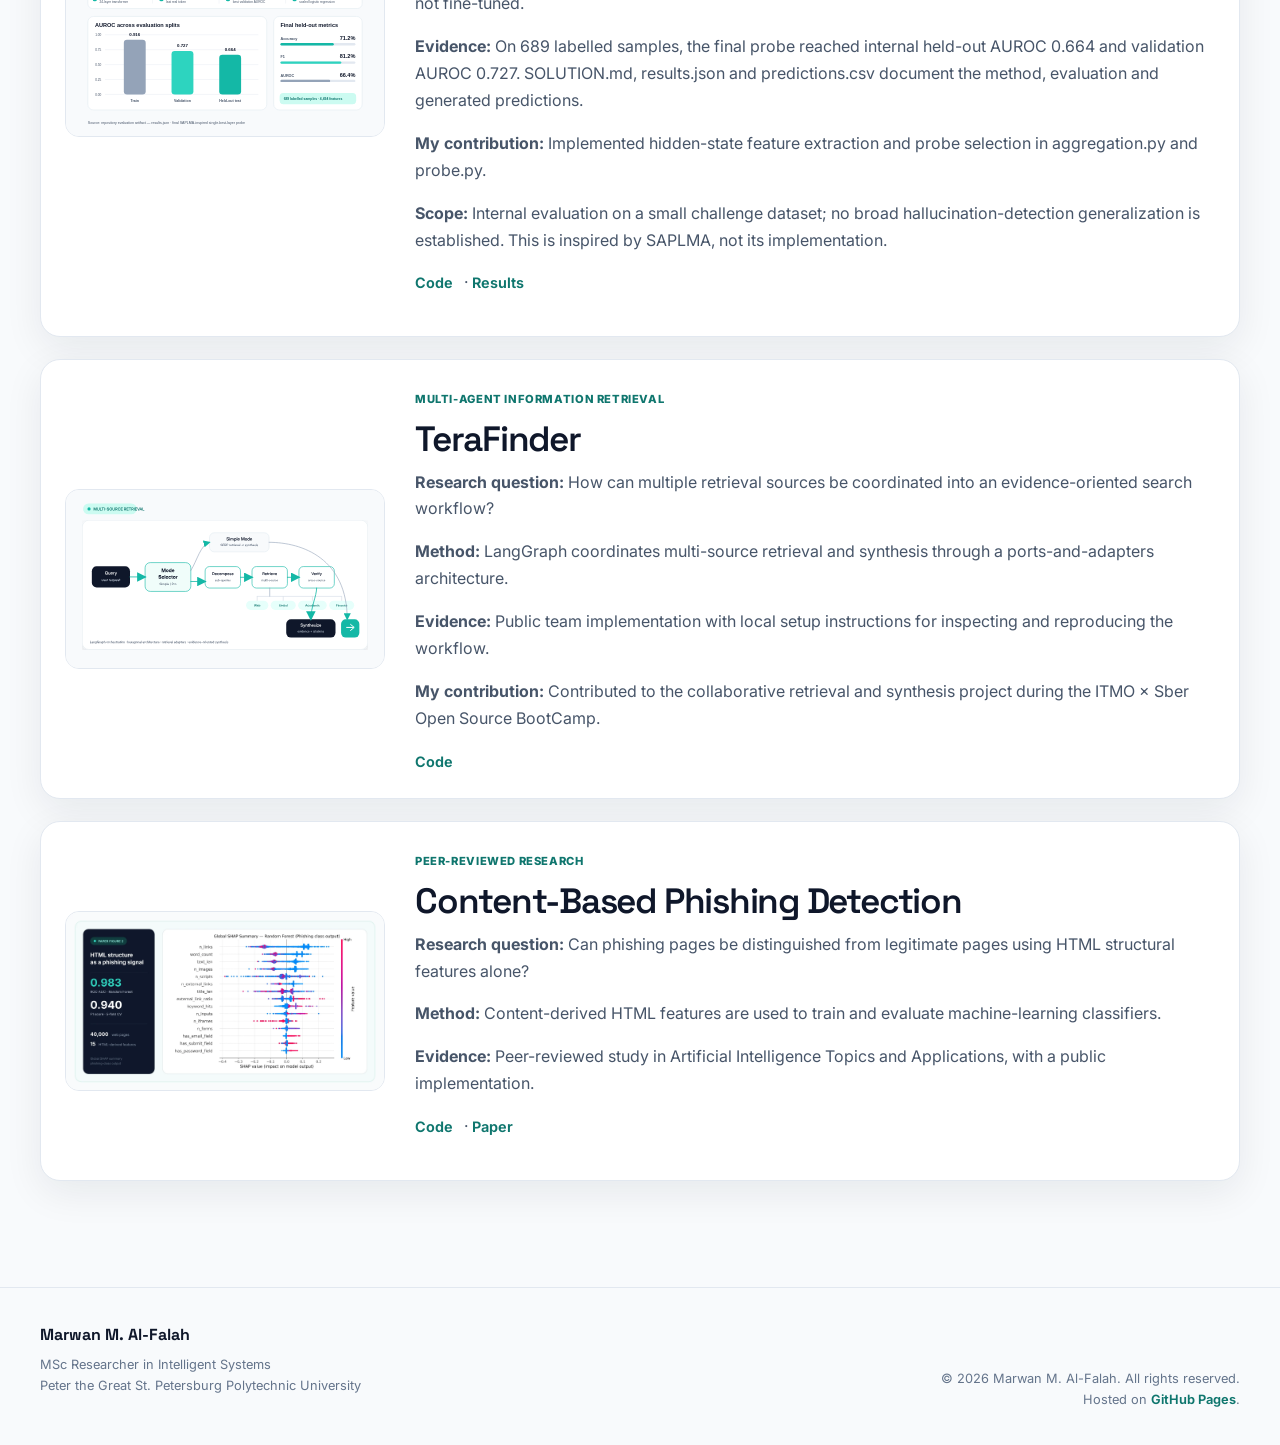
<file: projects.html>
<!doctype html>
<html lang="en" data-theme="light">
  <head>
    <meta charset="utf-8" />
    <meta name="viewport" content="width=device-width, initial-scale=1" />
    <meta name="theme-color" content="#F8FAFC" />
    <link rel="icon" href="favicon.svg" type="image/svg+xml" />
    <link
      rel="icon"
      href="assets/images/favicon-32.png"
      sizes="32x32"
      type="image/png"
    />
    <link rel="apple-touch-icon" href="assets/images/apple-touch-icon.png" />
    <link rel="manifest" href="site.webmanifest" />
    <link rel="preconnect" href="https://fonts.googleapis.com" />
    <link rel="preconnect" href="https://fonts.gstatic.com" crossorigin />
    <link rel="stylesheet" href="https://fonts.googleapis.com/css2?family=Inter:wght@400..800&amp;family=Space+Grotesk:wght@600..700&amp;display=swap" />
    <link rel="stylesheet" href="assets/css/styles.css" />
    <title>Research Projects — Marwan M. Al-Falah</title>
    <meta
      name="description"
      content="Research projects and open-source systems by Marwan M. Al-Falah."
    />
    <link rel="canonical" href="https://marwanmalfalah.github.io/malfalah/projects.html" />
    <meta property="og:type" content="website" />
    <meta property="og:title" content="Research Projects — Marwan M. Al-Falah" />
    <meta property="og:description" content="Research projects and open-source systems by Marwan M. Al-Falah." />
    <meta property="og:url" content="https://marwanmalfalah.github.io/malfalah/projects.html" />
    <meta property="og:image" content="https://marwanmalfalah.github.io/malfalah/assets/images/og-image.png" />
    <meta property="og:image:width" content="1200" />
    <meta property="og:image:height" content="630" />
    <meta name="twitter:card" content="summary_large_image" />
    <meta name="twitter:title" content="Research Projects — Marwan M. Al-Falah" />
    <meta name="twitter:description" content="Research projects and open-source systems by Marwan M. Al-Falah." />
    <meta name="twitter:image" content="https://marwanmalfalah.github.io/malfalah/assets/images/og-image.png" />
  </head>
  <body data-page="projects">
    <a class="skip-link" href="#main">Skip to main content</a>
    <header id="site-header"></header>
    <main id="main" tabindex="-1">
      <section class="page-hero">
        <div class="container">
          <span class="section-kicker">Projects</span>
          <h1>
            Systems built to <span class="accent">test research ideas.</span>
          </h1>
          <p>
            I use implementation as part of the research process: to make
            architectures concrete, expose failure modes, collect evidence and
            reproduce experiments.
          </p>
        </div>
      </section>
      <section class="section">
        <div class="container project-detail-list">
          <article class="project-detail project-detail-featured" id="webpilot">
            <img
              src="assets/images/projects/webpilot.svg" width="1600" height="900"
              alt="WebPilot browser-grounded multimodal coding agent illustration"
            />
            <div>
              <span class="project-label"
                >SMILES 2026 research project · Manuscript submission</span
              >
              <h2>WebPilot: Browser-Grounded Multimodal Web Coding Agent</h2>
              <p>
                <strong>Research question:</strong> How can a web-coding agent
                improve generated applications by observing browser execution?
              </p>
              <p>
                <strong>Method:</strong> Iterative generation, execution,
                diagnosis and repair using screenshots, DOM state, console/build
                feedback and interaction results.
              </p>
              <p>
                <strong>Evidence:</strong> Developed during SMILES 2026 with a
                browser-grounded multimodal evaluation workflow; the work led
                to a co-authored SSPP 2026 manuscript submission via OpenReview.
              </p>
              <p>
                <strong>My contribution:</strong> Contributed to the research
                workflow, experimental evaluation and manuscript development
                during SMILES 2026.
              </p>
              <div class="tag-row">
                <span class="tag">Multimodal Agents</span
                ><span class="tag">Browser Feedback</span
                ><span class="tag">Agent Evaluation</span>
              </div>
            </div>
          </article>
          <article class="project-detail" id="deep-synaptica">
            <img src="assets/images/projects/deep-synaptica.webp" width="1672" height="941" loading="lazy" alt="Deep Synaptica dashboard showing agent traces and evaluation" />
            <div>
              <span class="project-label">Research infrastructure / MVP</span>
              <h2>Deep Synaptica</h2>
              <p>
                <strong>Research question:</strong> How can agent behavior be
                made observable and reproducibly evaluated at the run level?
              </p>
              <p>
                <strong>Method:</strong> Implemented components include a FastAPI
                run API, a Python/Groq workflow, a custom JSONL tracer, file-based
                run summaries, and a Next.js/TypeScript dashboard. Integration
                between runtime execution, tracing, summary persistence and
                dashboard views is still in progress.
              </p>
              <p>
                <strong>Evidence:</strong> The repository provides implemented
                API routes, tracer schemas, JSONL event serialization, file-based
                summary retrieval, and dashboard views as component-level
                research infrastructure. Successful end-to-end run creation is
                not yet demonstrated.
              </p>
              <p>
                <strong>My contribution:</strong> Designed and implemented the
                MVP components for agent-observability and evaluation research.
              </p>
              <p>
                <strong>Scope:</strong> Research infrastructure / MVP with
                incomplete end-to-end integration; not a production observability
                platform or validated agent-quality benchmark. General tool
                execution and tool-call tracing are not yet implemented.
              </p>
              <a
                class="text-link"
                href="https://github.com/MarwanMAlfalah/deep-synaptica"
                target="_blank"
                rel="noopener noreferrer"
                >Code<span class="icon" data-icon="external"></span
              ></a>
            </div>
          </article>
          <article class="project-detail" id="industrial-orchestrator">
            <img
              src="assets/images/projects/industrial-orchestrator.webp" width="1600" height="900" loading="lazy"
              alt="Aligned policy compliance and conditional unsafe execution by orchestration runtime"
            />
            <div>
              <span class="project-label"
                >Governance-aware research prototype</span
              >
              <h2>Vendor-Agnostic Industrial Orchestrator</h2>
              <p>
                <strong>Research question:</strong> How can orchestration
                coordinate heterogeneous industrial interfaces while preserving
                governance, approval boundaries, traceability and failure
                containment?
              </p>
              <p>
                <strong>Method:</strong> Separate planning, capability matching,
                governance decisions and adapter-mediated execution, with mock
                OPC UA, REST and legacy interfaces, deterministic baselines and
                LangGraph continuation/persistence experiments.
              </p>
              <p>
                <strong>Evidence:</strong> In the 240-scenario deterministic
                journal profile, both governance-aware runtimes recorded
                runtime-aligned outcome accuracy and policy compliance of 1.0,
                with zero unsafe executions under the documented definitions.
              </p>
              <p class="project-note">
                Unsafe execution is calculated over the 140 policy-sensitive
                eligible scenarios (BLOCK or REQUIRE_APPROVAL), not all 240
                journal-profile scenarios.
                <a class="text-link"
                  href="assets/images/projects/industrial-orchestrator.webp"
                  target="_blank"
                  rel="noopener noreferrer"
                  >View full-size chart<span class="icon" data-icon="external"></span></a
                >
              </p>
              <p>
                <strong>Scope:</strong> Deterministic research scenarios and mock
                adapters; not evidence of certified safety or live industrial
                deployment.
              </p>
              <p>
                <strong>My contribution:</strong> Developed the architecture,
                governance/runtime implementation, evaluation design and
                reproducibility artifacts, with analysis and manuscript
                preparation.
              </p>
              <p>
                <a
                  class="text-link"
                  href="https://github.com/MarwanMAlfalah/vendor-agnostic-industrial-orchestrator"
                  target="_blank"
                  rel="noopener noreferrer"
                  >Code<span class="icon" data-icon="external"></span
                ></a>
                ·
                <a
                  class="text-link"
                  href="https://github.com/MarwanMAlfalah/vendor-agnostic-industrial-orchestrator/blob/main/data/results/aligned_scaled_metrics_by_runtime.csv"
                  target="_blank"
                  rel="noopener noreferrer"
                  >Results<span class="icon" data-icon="external"></span
                ></a>
              </p>
            </div>
          </article>
          <article class="project-detail" id="clinical-documentation">
            <img src="assets/images/projects/clinical-ai.webp" width="1672" height="941" loading="lazy" alt="Clinical documentation demo showing supervised processing states" />
            <div>
              <span class="project-label">Published research prototype</span>
              <h2>Clinical Documentation Intelligent Control System</h2>
              <p>
                <strong>Research question:</strong> How can clinical speech be
                transformed into structured documentation with supervisory
                control and human review?
              </p>
              <p>
                <strong>Method:</strong> Audio → faster-whisper ASR → LLM SOAP
                notes → ontology-based standardization → supervisor → output,
                with finite-state control and a human-review path.
              </p>
              <p>
                <strong>Evidence:</strong> Associated peer-reviewed research and
                a public prototype with explicit state-transition logging and
                supervisor decisions.
              </p>
              <p>
                <strong>My contribution:</strong> Implemented the experimental
                pipeline and intelligent-control structure, integrating ASR,
                LLM generation, standardization and supervision.
              </p>
              <p>
                <strong>Scope:</strong> Assistive research prototype; not an
                autonomous diagnostic system or deployed clinical product.
              </p>
              <p>
                <a
                  class="text-link"
                  href="https://github.com/MarwanMAlfalah/clinical-doc-ics-demo"
                  target="_blank"
                  rel="noopener noreferrer"
                  >Code<span class="icon" data-icon="external"></span
                ></a>
                ·
                <a
                  class="text-link"
                  href="https://scholar.google.com/citations?view_op=view_citation&amp;hl=en&amp;user=TC1SgRMAAAAJ&amp;citation_for_view=TC1SgRMAAAAJ:UeHWp8X0CEIC"
                  target="_blank"
                  rel="noopener noreferrer"
                  >Scholar<span class="icon" data-icon="external"></span
                ></a>
              </p>
            </div>
          </article>
          <article class="project-detail" id="hallucination-detection">
            <img
              src="assets/images/projects/hallucination-detection.svg" width="1600" height="900" loading="lazy"
              alt="Hidden-state hallucination detection evaluation results"
            />
            <div>
              <span class="project-label">LLM evaluation project</span>
              <h2>Hallucination Detection from Hidden States</h2>
              <p>
                <strong>Research question:</strong> Can hidden-state probes
                distinguish truthful from hallucinated responses in a compact
                language model?
              </p>
              <p>
                <strong>Method:</strong> SAPLMA-inspired single-best-layer probing
                of Qwen2.5-0.5B: extract hidden representations, select a layer by
                validation AUROC and train a regularized logistic-regression
                probe. The language model is not fine-tuned.
              </p>
              <p>
                <strong>Evidence:</strong> On 689 labelled samples, the final
                probe reached internal held-out AUROC 0.664 and validation AUROC
                0.727. SOLUTION.md, results.json and predictions.csv document the
                method, evaluation and generated predictions.
              </p>
              <p>
                <strong>My contribution:</strong> Implemented hidden-state
                feature extraction and probe selection in aggregation.py and
                probe.py.
              </p>
              <p>
                <strong>Scope:</strong> Internal evaluation on a small challenge
                dataset; no broad hallucination-detection generalization is
                established. This is inspired by SAPLMA, not its implementation.
              </p>
              <p>
                <a
                  class="text-link"
                  href="https://github.com/MarwanMAlfalah/smiles-2026-hallucination-detection"
                  target="_blank"
                  rel="noopener noreferrer"
                  >Code<span class="icon" data-icon="external"></span
                ></a>
                ·
                <a
                  class="text-link"
                  href="https://github.com/MarwanMAlfalah/smiles-2026-hallucination-detection/blob/main/results.json"
                  target="_blank"
                  rel="noopener noreferrer"
                  >Results<span class="icon" data-icon="external"></span
                ></a>
              </p>
            </div>
          </article>
          <article class="project-detail" id="terafinder">
            <img src="assets/images/projects/terafinder.svg" width="1600" height="900" loading="lazy" alt="TeraFinder retrieval and synthesis workflow" />
            <div>
              <span class="project-label"
                >Multi-agent information retrieval</span
              >
              <h2>TeraFinder</h2>
              <p>
                <strong>Research question:</strong> How can multiple retrieval
                sources be coordinated into an evidence-oriented search workflow?
              </p>
              <p>
                <strong>Method:</strong> LangGraph coordinates multi-source
                retrieval and synthesis through a ports-and-adapters architecture.
              </p>
              <p>
                <strong>Evidence:</strong> Public team implementation with local
                setup instructions for inspecting and reproducing the workflow.
              </p>
              <p>
                <strong>My contribution:</strong> Contributed to the collaborative
                retrieval and synthesis project during the ITMO × Sber Open Source
                BootCamp.
              </p>
              <a
                class="text-link"
                href="https://github.com/MarwanMAlfalah/OS_BOOTCAMP-LLM"
                target="_blank"
                rel="noopener noreferrer"
                >Code<span class="icon" data-icon="external"></span
              ></a>
            </div>
          </article>
          <article class="project-detail" id="phishing">
            <img src="assets/images/projects/phishing-detection.webp" width="1600" height="900" loading="lazy" alt="Phishing detection results from HTML structural features" />
            <div>
              <span class="project-label">Peer-reviewed research</span>
              <h2>Content-Based Phishing Detection</h2>
              <p>
                <strong>Research question:</strong> Can phishing pages be
                distinguished from legitimate pages using HTML structural
                features alone?
              </p>
              <p>
                <strong>Method:</strong> Content-derived HTML features are used
                to train and evaluate machine-learning classifiers.
              </p>
              <p>
                <strong>Evidence:</strong> Peer-reviewed study in Artificial
                Intelligence Topics and Applications, with a public implementation.
              </p>
              <p>
                <a
                  class="text-link"
                  href="https://github.com/MarwanMAlfalah/content-phishing-detection"
                  target="_blank"
                  rel="noopener noreferrer"
                  >Code<span class="icon" data-icon="external"></span
                ></a>
                ·
                <a
                  class="text-link"
                  href="https://asejournals.com/journal/index.php/AITA/article/view/14"
                  target="_blank"
                  rel="noopener noreferrer"
                  >Paper<span class="icon" data-icon="external"></span
                ></a>
              </p>
            </div>
          </article>
        </div>
      </section>
    </main>
    <footer id="site-footer"></footer>
    <script src="assets/js/app.js" defer></script>
    <script src="assets/js/tracker-v3.js" defer></script>
</body>
</html>
</file>
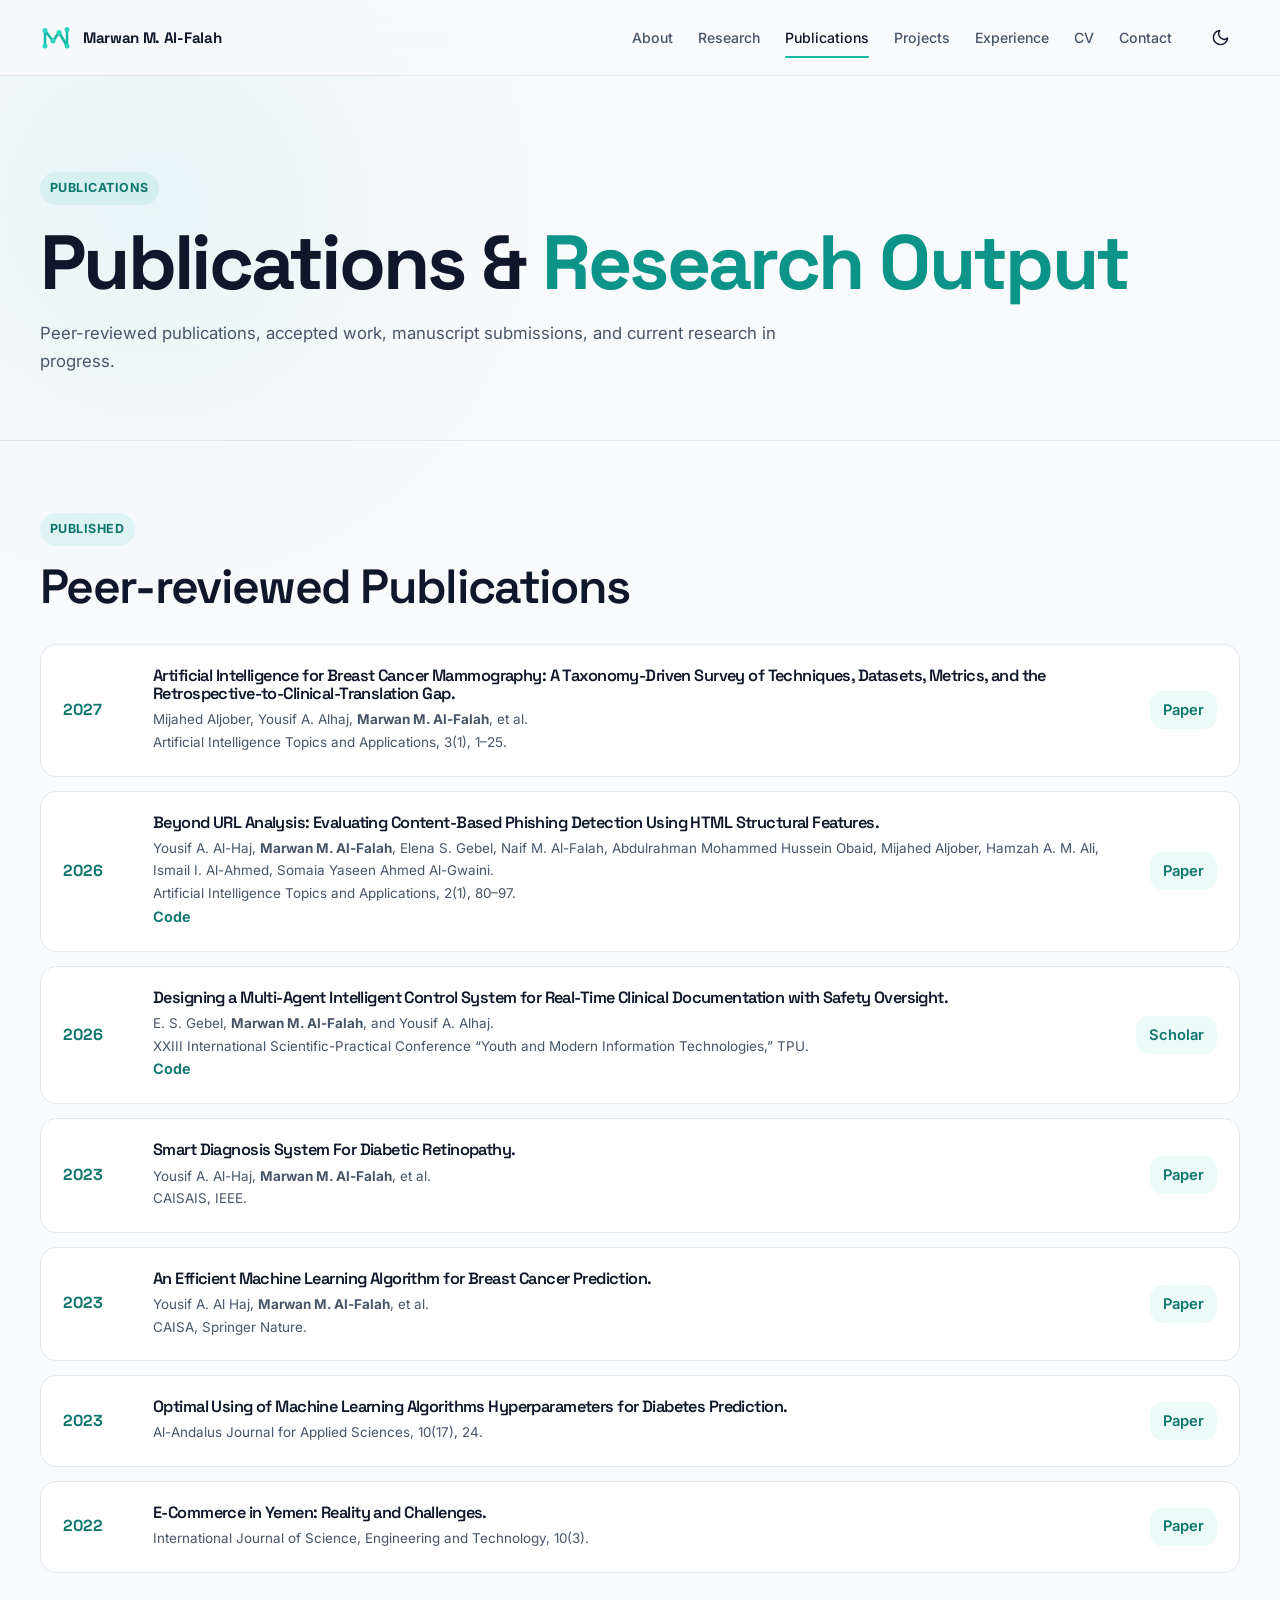
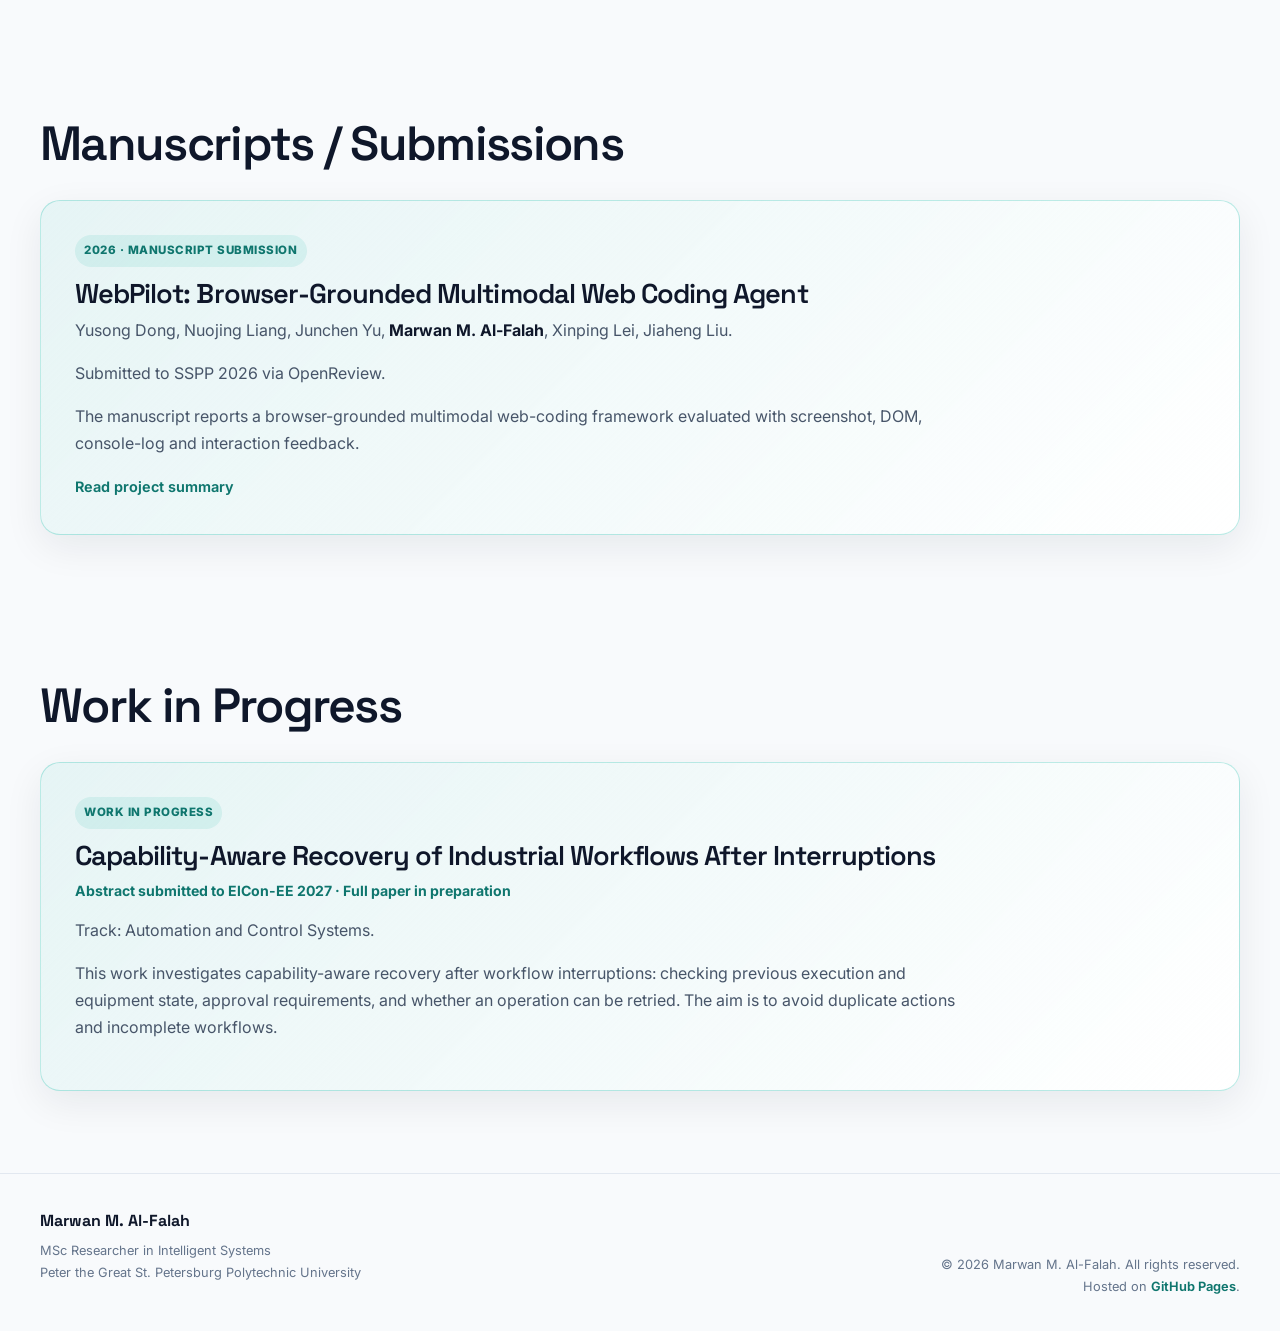
<file: publications.html>
<!doctype html><html lang="en" data-theme="light"><head><meta charset="utf-8"><meta name="viewport" content="width=device-width, initial-scale=1"><meta name="theme-color" content="#F8FAFC">
<link rel="icon" href="favicon.svg" type="image/svg+xml"><link rel="icon" href="assets/images/favicon-32.png" sizes="32x32" type="image/png"><link rel="apple-touch-icon" href="assets/images/apple-touch-icon.png"><link rel="manifest" href="site.webmanifest">
<link rel="preconnect" href="https://fonts.googleapis.com"><link rel="preconnect" href="https://fonts.gstatic.com" crossorigin><link rel="stylesheet" href="https://fonts.googleapis.com/css2?family=Inter:wght@400..800&amp;family=Space+Grotesk:wght@600..700&amp;display=swap" />
    <link rel="stylesheet" href="assets/css/styles.css"><title>Publications — Marwan M. Al-Falah</title><meta name="description" content="Peer-reviewed publications, accepted work, manuscript submissions, and research in progress by Marwan M. Al-Falah.">
    <link rel="canonical" href="https://marwanmalfalah.github.io/malfalah/publications.html" />
    <meta property="og:type" content="website" />
    <meta property="og:title" content="Publications — Marwan M. Al-Falah" />
    <meta property="og:description" content="Peer-reviewed publications, accepted work, manuscript submissions, and research in progress by Marwan M. Al-Falah." />
    <meta property="og:url" content="https://marwanmalfalah.github.io/malfalah/publications.html" />
    <meta property="og:image" content="https://marwanmalfalah.github.io/malfalah/assets/images/og-image.png" />
    <meta property="og:image:width" content="1200" />
    <meta property="og:image:height" content="630" />
    <meta name="twitter:card" content="summary_large_image" />
    <meta name="twitter:title" content="Publications — Marwan M. Al-Falah" />
    <meta name="twitter:description" content="Peer-reviewed publications, accepted work, manuscript submissions, and research in progress by Marwan M. Al-Falah." />
    <meta name="twitter:image" content="https://marwanmalfalah.github.io/malfalah/assets/images/og-image.png" />
  </head><body data-page="publications"><a class="skip-link" href="#main">Skip to main content</a><header id="site-header"></header><main id="main" tabindex="-1">
      <section class="page-hero">
        <div class="container">
          <span class="section-kicker">Publications</span>
          <h1>Publications &amp; <span class="accent">Research Output</span></h1>
          <p>Peer-reviewed publications, accepted work, manuscript submissions, and current research in progress.</p>
        </div>
      </section>

      <section class="section-tight" aria-labelledby="published-title">
        <div class="container">
          <div class="section-header">
            <div>
              <span class="section-kicker">Published</span>
              <h2 id="published-title">Peer-reviewed Publications</h2>
            </div>
          </div>
          <div class="publication-full-list">
            <article class="pub-full">
              <div class="pub-year">2027</div>
              <div>
                <h3>Artificial Intelligence for Breast Cancer Mammography: A Taxonomy-Driven Survey of Techniques, Datasets, Metrics, and the Retrospective-to-Clinical-Translation Gap.</h3>
                <p>Mijahed Aljober, Yousif A. Alhaj, <strong>Marwan M. Al-Falah</strong>, et al.</p>
                <p>Artificial Intelligence Topics and Applications, 3(1), 1–25.</p>
              </div>
              <a class="btn btn-ghost" href="https://asejournals.com/journal/index.php/AITA/article/view/20" target="_blank" rel="noopener noreferrer">Paper</a>
            </article>
            <article class="pub-full">
              <div class="pub-year">2026</div>
              <div>
                <h3>Beyond URL Analysis: Evaluating Content-Based Phishing Detection Using HTML Structural Features.</h3>
                <p>Yousif A. Al-Haj, <strong>Marwan M. Al-Falah</strong>, Elena S. Gebel, Naif M. Al-Falah, Abdulrahman Mohammed Hussein Obaid, Mijahed Aljober, Hamzah A. M. Ali, Ismail I. Al-Ahmed, Somaia Yaseen Ahmed Al-Gwaini.</p>
                <p>Artificial Intelligence Topics and Applications, 2(1), 80–97.</p>
                <p>
                  <a class="text-link" href="https://github.com/MarwanMAlfalah/content-phishing-detection" target="_blank" rel="noopener noreferrer">Code<span class="icon" data-icon="external"></span></a>
                </p>
              </div>
              <a class="btn btn-ghost" href="https://asejournals.com/journal/index.php/AITA/article/view/14" target="_blank" rel="noopener noreferrer">Paper</a>
            </article>
            <article class="pub-full">
              <div class="pub-year">2026</div>
              <div>
                <h3>Designing a Multi-Agent Intelligent Control System for Real-Time Clinical Documentation with Safety Oversight.</h3>
                <p>E. S. Gebel, <strong>Marwan M. Al-Falah</strong>, and Yousif A. Alhaj.</p>
                <p>XXIII International Scientific-Practical Conference “Youth and Modern Information Technologies,” TPU.</p>
                <p>
                  <a class="text-link" href="https://github.com/MarwanMAlfalah/clinical-doc-ics-demo" target="_blank" rel="noopener noreferrer">Code<span class="icon" data-icon="external"></span></a>
                </p>
              </div>
              <a class="btn btn-ghost" href="https://scholar.google.com/citations?view_op=view_citation&amp;hl=en&amp;user=TC1SgRMAAAAJ&amp;citation_for_view=TC1SgRMAAAAJ:UeHWp8X0CEIC" target="_blank" rel="noopener noreferrer">Scholar</a>
            </article>
            <article class="pub-full">
              <div class="pub-year">2023</div>
              <div>
                <h3>Smart Diagnosis System For Diabetic Retinopathy.</h3>
                <p>Yousif A. Al-Haj, <strong>Marwan M. Al-Falah</strong>, et al.</p>
                <p>CAISAIS, IEEE.</p>
              </div>
              <a class="btn btn-ghost" href="https://ieeexplore.ieee.org/abstract/document/10270111" target="_blank" rel="noopener noreferrer">Paper</a>
            </article>
            <article class="pub-full">
              <div class="pub-year">2023</div>
              <div>
                <h3>An Efficient Machine Learning Algorithm for Breast Cancer Prediction.</h3>
                <p>Yousif A. Al Haj, <strong>Marwan M. Al-Falah</strong>, et al.</p>
                <p>CAISA, Springer Nature.</p>
              </div>
              <a class="btn btn-ghost" href="https://link.springer.com/chapter/10.1007/978-3-031-28106-8_2" target="_blank" rel="noopener noreferrer">Paper</a>
            </article>
            <article class="pub-full">
              <div class="pub-year">2023</div>
              <div>
                <h3>Optimal Using of Machine Learning Algorithms Hyperparameters for Diabetes Prediction.</h3>
                <p>Al-Andalus Journal for Applied Sciences, 10(17), 24.</p>
              </div>
              <a class="btn btn-ghost" href="https://aust.uni.ye/journal/article/741" target="_blank" rel="noopener noreferrer">Paper</a>
            </article>
            <article class="pub-full">
              <div class="pub-year">2022</div>
              <div>
                <h3>E-Commerce in Yemen: Reality and Challenges.</h3>
                <p>International Journal of Science, Engineering and Technology, 10(3).</p>
              </div>
              <a class="btn btn-ghost" href="https://www.ijset.in/wp-content/uploads/IJSET_V10_issue3_251.pdf" target="_blank" rel="noopener noreferrer">Paper</a>
            </article>
          </div>
        </div>
      </section>

      <section class="section-tight" aria-labelledby="submissions-title">
        <div class="container">
          <div class="section-header">
            <div>
              <h2 id="submissions-title">Manuscripts / Submissions</h2>
            </div>
          </div>
          <article class="submission-card">
            <div class="submission-status">2026 · Manuscript submission</div>
            <h3>WebPilot: Browser-Grounded Multimodal Web Coding Agent</h3>
            <p>Yusong Dong, Nuojing Liang, Junchen Yu, <strong>Marwan M. Al-Falah</strong>, Xinping Lei, Jiaheng Liu.</p>
            <p>Submitted to SSPP 2026 via OpenReview.</p>
            <p>The manuscript reports a browser-grounded multimodal web-coding framework evaluated with screenshot, DOM, console-log and interaction feedback.</p>
            <a class="text-link" href="projects.html#webpilot">Read project summary<span class="icon" data-icon="arrowRight"></span></a>
          </article>
        </div>
      </section>

      <section class="section-tight" aria-labelledby="work-in-progress-title">
        <div class="container">
          <div class="section-header">
            <div>
              <h2 id="work-in-progress-title">Work in Progress</h2>
            </div>
          </div>
          <article class="submission-card">
            <div class="submission-status">Work in Progress</div>
            <h3>Capability-Aware Recovery of Industrial Workflows After Interruptions</h3>
            <p class="research-status">Abstract submitted to ElCon-EE 2027 · Full paper in preparation</p>
            <p>Track: Automation and Control Systems.</p>
            <p>This work investigates capability-aware recovery after workflow interruptions: checking previous execution and equipment state, approval requirements, and whether an operation can be retried. The aim is to avoid duplicate actions and incomplete workflows.</p>
          </article>
        </div>
      </section>
    </main><footer id="site-footer"></footer><script src="assets/js/app.js" defer></script>  <script src="assets/js/tracker-v3.js" defer></script>
</body></html>
</file>
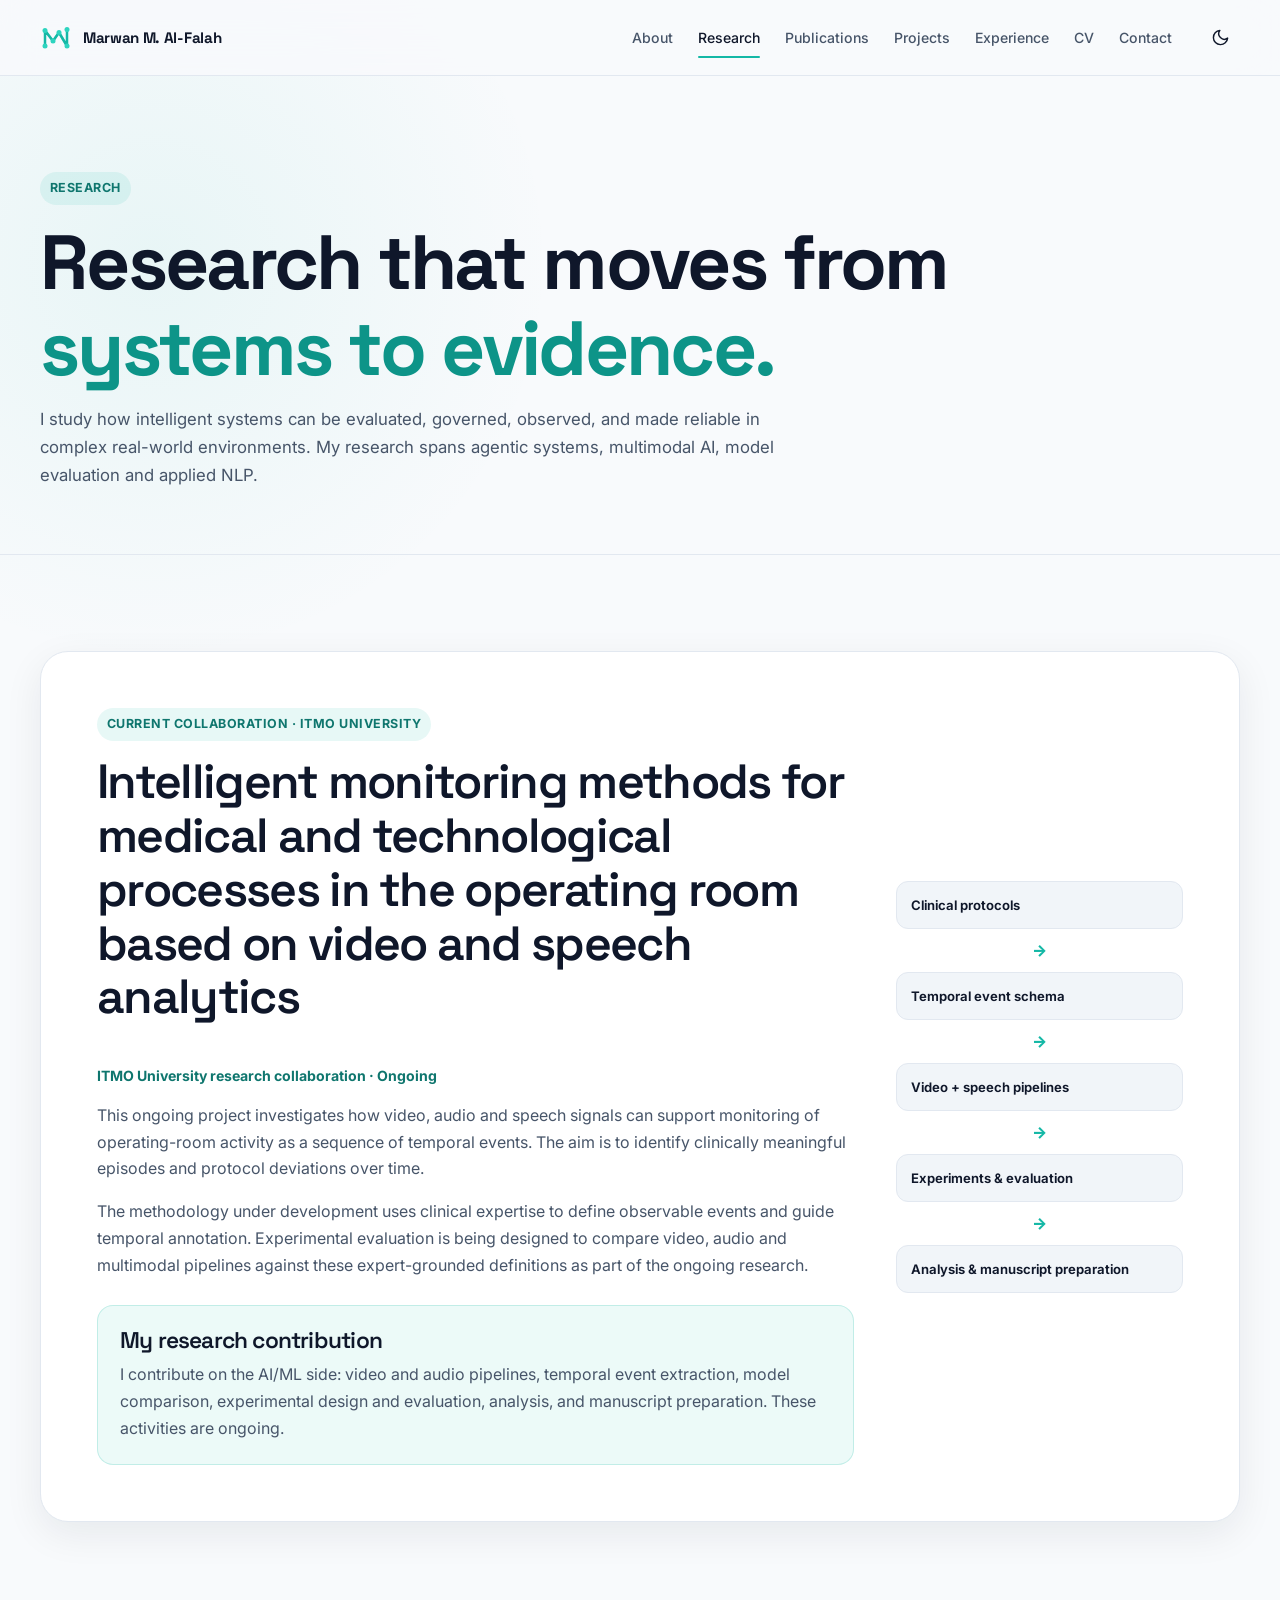
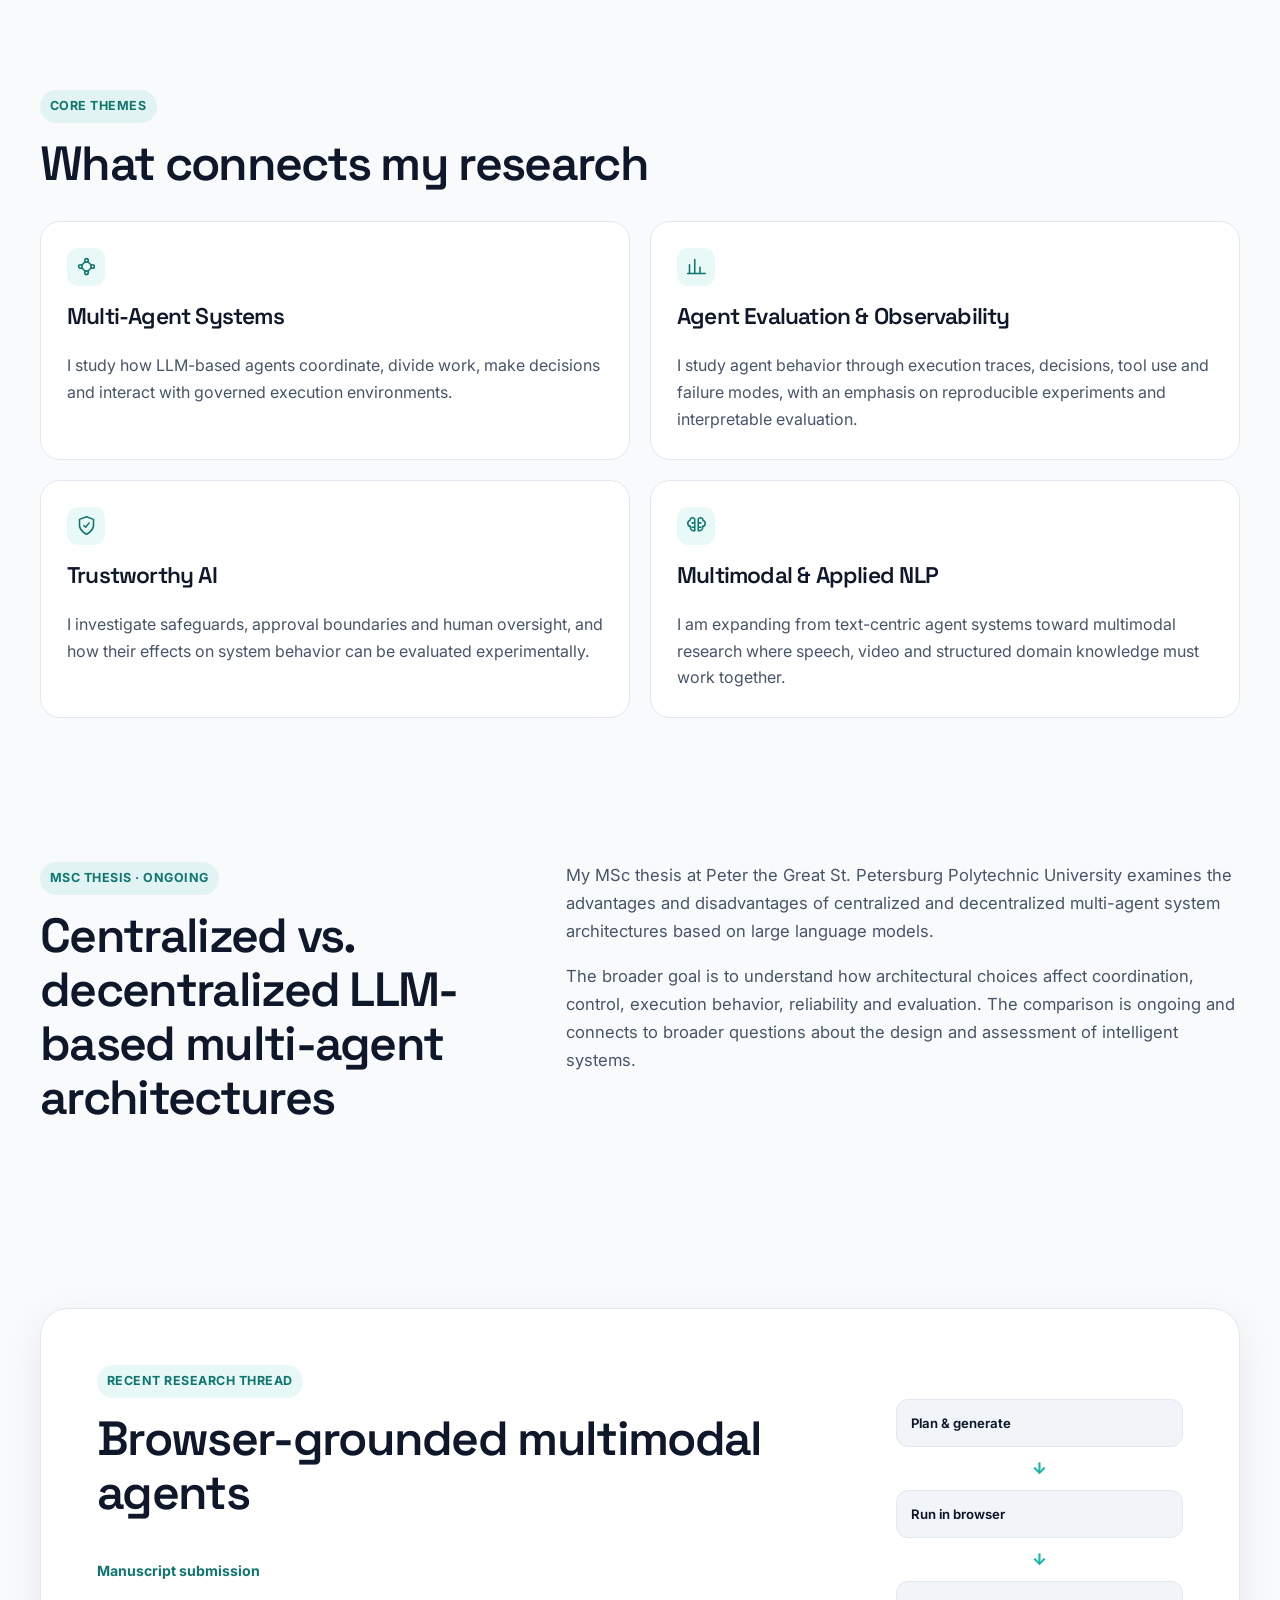
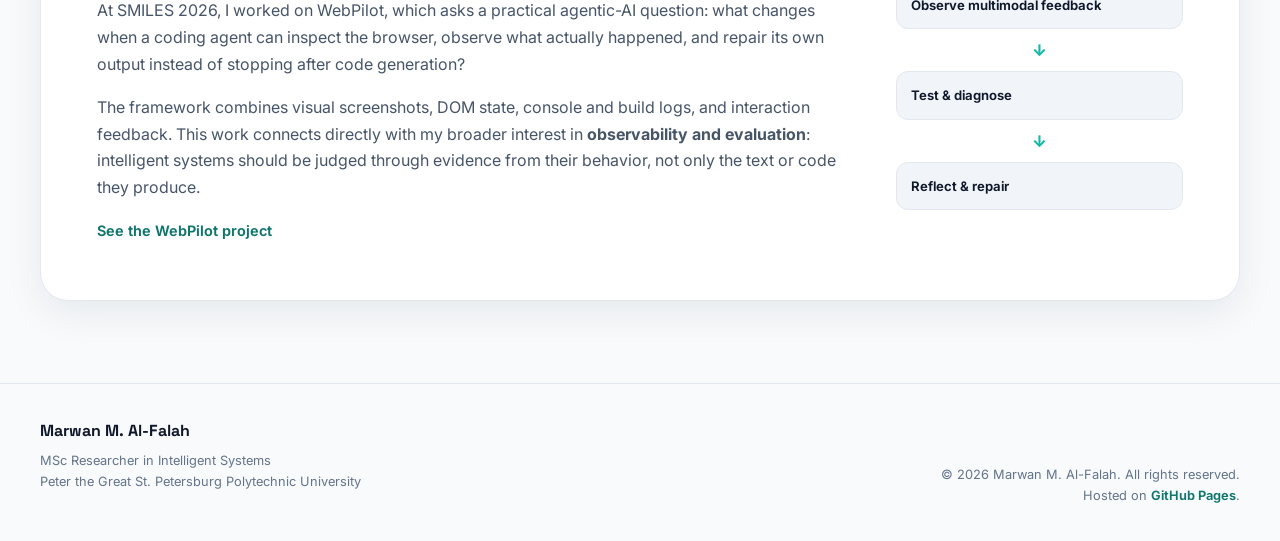
<file: research.html>
<!doctype html>
<html lang="en" data-theme="light">
  <head>
    <meta charset="utf-8" />
    <meta name="viewport" content="width=device-width, initial-scale=1" />
    <meta name="theme-color" content="#F8FAFC" />
    <link rel="icon" href="favicon.svg" type="image/svg+xml" />
    <link
      rel="icon"
      href="assets/images/favicon-32.png"
      sizes="32x32"
      type="image/png"
    />
    <link rel="apple-touch-icon" href="assets/images/apple-touch-icon.png" />
    <link rel="manifest" href="site.webmanifest" />
    <link rel="preconnect" href="https://fonts.googleapis.com" />
    <link rel="preconnect" href="https://fonts.gstatic.com" crossorigin />
    <link rel="stylesheet" href="https://fonts.googleapis.com/css2?family=Inter:wght@400..800&amp;family=Space+Grotesk:wght@600..700&amp;display=swap" />
    <link rel="stylesheet" href="assets/css/styles.css" />
    <title>Research — Marwan M. Al-Falah</title>
    <meta name="description" content="Research by Marwan M. Al-Falah on agentic systems, multimodal AI, model evaluation and applied NLP, including ongoing collaborations and MSc work." />
    <link rel="canonical" href="https://marwanmalfalah.github.io/malfalah/research.html" />
    <meta property="og:type" content="website" />
    <meta property="og:title" content="Research — Marwan M. Al-Falah" />
    <meta property="og:description" content="Research by Marwan M. Al-Falah on agentic systems, multimodal AI, model evaluation and applied NLP, including ongoing collaborations and MSc work." />
    <meta property="og:url" content="https://marwanmalfalah.github.io/malfalah/research.html" />
    <meta property="og:image" content="https://marwanmalfalah.github.io/malfalah/assets/images/og-image.png" />
    <meta property="og:image:width" content="1200" />
    <meta property="og:image:height" content="630" />
    <meta name="twitter:card" content="summary_large_image" />
    <meta name="twitter:title" content="Research — Marwan M. Al-Falah" />
    <meta name="twitter:description" content="Research by Marwan M. Al-Falah on agentic systems, multimodal AI, model evaluation and applied NLP, including ongoing collaborations and MSc work." />
    <meta name="twitter:image" content="https://marwanmalfalah.github.io/malfalah/assets/images/og-image.png" />
  </head>
  <body data-page="research">
    <a class="skip-link" href="#main">Skip to main content</a>
    <header id="site-header"></header>
    <main id="main" tabindex="-1">
      <section class="page-hero">
        <div class="container">
          <span class="section-kicker">Research</span>
          <h1>
            Research that moves from
            <span class="accent">systems to evidence.</span>
          </h1>
          <p>
            I study how intelligent systems can be evaluated, governed, observed,
            and made reliable in complex real-world environments. My research
            spans agentic systems, multimodal AI, model evaluation and applied
            NLP.
          </p>
        </div>
      </section>
      <section class="section" id="operating-room">
        <div class="container">
          <div class="research-feature">
            <div>
              <span class="section-kicker"
                >Current collaboration · ITMO University</span
              >
              <h2>
                Intelligent monitoring methods for medical and technological
                processes in the operating room based on video and speech
                analytics
              </h2>
              <p class="research-status">
                ITMO University research collaboration · Ongoing
              </p>
              <p>
                This ongoing project investigates how video, audio and speech
                signals can support monitoring of operating-room activity as a
                sequence of temporal events. The aim is to identify clinically
                meaningful episodes and protocol deviations over time.
              </p>
              <p>
                The methodology under development uses clinical expertise to
                define observable events and guide temporal annotation.
                Experimental evaluation is being designed to compare video,
                audio and multimodal pipelines against these expert-grounded
                definitions as part of the ongoing research.
              </p>
              <div class="contribution-box">
                <h3>My research contribution</h3>
                <p>
                  I contribute on the AI/ML side: video and audio pipelines,
                  temporal event extraction, model comparison, experimental
                  design and evaluation, analysis, and manuscript preparation.
                  These activities are ongoing.
                </p>
              </div>
            </div>
            <div class="research-flow">
              <div>Clinical protocols</div>
              <span>→</span>
              <div>Temporal event schema</div>
              <span>→</span>
              <div>Video + speech pipelines</div>
              <span>→</span>
              <div>Experiments & evaluation</div>
              <span>→</span>
              <div>Analysis & manuscript preparation</div>
            </div>
          </div>
        </div>
      </section>
      <section class="section-tight">
        <div class="container">
          <div class="section-header">
            <div>
              <span class="section-kicker">Core themes</span>
              <h2>What connects my research</h2>
            </div>
          </div>
          <div class="research-grid">
            <article class="research-card">
              <span class="interest-icon"
                ><span class="icon" data-icon="network"></span
              ></span>
              <h3>Multi-Agent Systems</h3>
              <p>
                I study how LLM-based agents coordinate, divide work, make
                decisions and interact with governed execution environments.
              </p>
            </article>
            <article class="research-card">
              <span class="interest-icon"
                ><span class="icon" data-icon="chart"></span
              ></span>
              <h3>Agent Evaluation & Observability</h3>
              <p>
                I study agent behavior through execution traces, decisions,
                tool use and failure modes, with an emphasis on reproducible
                experiments and interpretable evaluation.
              </p>
            </article>
            <article class="research-card">
              <span class="interest-icon"
                ><span class="icon" data-icon="shield"></span
              ></span>
              <h3>Trustworthy AI</h3>
              <p>
                I investigate safeguards, approval boundaries and human
                oversight, and how their effects on system behavior can be
                evaluated experimentally.
              </p>
            </article>
            <article class="research-card">
              <span class="interest-icon"
                ><span class="icon" data-icon="brain"></span
              ></span>
              <h3>Multimodal & Applied NLP</h3>
              <p>
                I am expanding from text-centric agent systems toward multimodal
                research where speech, video and structured domain knowledge
                must work together.
              </p>
            </article>
          </div>
        </div>
      </section>
      <section class="section-tight">
        <div class="container narrative-grid">
          <div>
            <span class="section-kicker">MSc thesis · Ongoing</span>
            <h2>
              Centralized vs. decentralized LLM-based multi-agent architectures
            </h2>
          </div>
          <div class="narrative-copy">
            <p>
              My MSc thesis at Peter the Great St. Petersburg Polytechnic
              University examines the advantages and disadvantages of
              centralized and decentralized multi-agent system architectures
              based on large language models.
            </p>
            <p>
              The broader goal is to understand how architectural choices affect
              coordination, control, execution behavior, reliability and
              evaluation. The comparison is ongoing and connects to broader
              questions about the design and assessment of intelligent systems.
            </p>
          </div>
        </div>
      </section>
      <section class="section-tight">
        <div class="container research-feature">
          <div>
            <span class="section-kicker">Recent research thread</span>
            <h2>Browser-grounded multimodal agents</h2>
            <p class="research-status">Manuscript submission</p>
            <p>
              At SMILES 2026, I worked on WebPilot, which asks a practical
              agentic-AI question: what changes when a coding agent can inspect
              the browser, observe what actually happened, and repair its own
              output instead of stopping after code generation?
            </p>
            <p>
              The framework combines visual screenshots, DOM state, console and
              build logs, and interaction feedback. This work connects directly
              with my broader interest in
              <strong>observability and evaluation</strong>: intelligent systems
              should be judged through evidence from their behavior, not only
              the text or code they produce.
            </p>
            <a class="text-link" href="projects.html#webpilot"
              >See the WebPilot project<span
                class="icon"
                data-icon="arrowRight"
              ></span
            ></a>
          </div>
          <div class="research-flow">
            <div>Plan & generate</div>
            <span>↓</span>
            <div>Run in browser</div>
            <span>↓</span>
            <div>Observe multimodal feedback</div>
            <span>↓</span>
            <div>Test & diagnose</div>
            <span>↓</span>
            <div>Reflect & repair</div>
          </div>
        </div>
      </section>
    </main>
    <footer id="site-footer"></footer>
    <script src="assets/js/app.js" defer></script>
    <script src="assets/js/tracker-v3.js" defer></script>
</body>
</html>
</file>
<file: assets/css/styles.css>
:root {
  color-scheme: light;
  --font-heading: "Space Grotesk", "Inter", system-ui, sans-serif;
  --font-body: "Inter", system-ui, -apple-system, BlinkMacSystemFont, "Segoe UI", sans-serif;

  --teal: #14B8A6;
  --teal-bright: #2DD4BF;
  --mint: #99F6E4;
  --mint-soft: #CCFBF1;
  --teal-deep: #0F766E;
  --accent-text: #0D9488;
  --focus-ring: var(--teal-deep);

  --bg: #F8FAFC;
  --surface: #FFFFFF;
  --surface-soft: #F1F5F9;
  --surface-glass: rgba(255, 255, 255, 0.78);
  --text: #0F172A;
  --muted: #475569;
  --muted-2: #64748B;
  --border: #E2E8F0;
  --border-strong: #CBD5E1;
  --header: rgba(248, 250, 252, 0.86);
  --shadow: 0 18px 60px rgba(15, 23, 42, 0.08);
  --shadow-card: 0 12px 38px rgba(15, 23, 42, 0.075);
  --teal-glow: 0 14px 34px rgba(20, 184, 166, 0.18);

  --radius-sm: 12px;
  --radius-md: 16px;
  --radius-lg: 20px;
  --radius-xl: 28px;
  --radius-pill: 999px;
  --container: 1200px;
  --section-space: clamp(72px, 8vw, 96px);
  --nav-height: 76px;
}

html[data-theme="dark"] {
  color-scheme: dark;
  --accent-text: var(--teal-bright);
  --focus-ring: var(--teal-bright);
  --bg: #0B1220;
  --surface: #0F172A;
  --surface-soft: #111C2E;
  --surface-glass: rgba(15, 23, 42, 0.80);
  --text: #F8FAFC;
  --muted: #CBD5E1;
  --muted-2: #94A3B8;
  --border: rgba(255, 255, 255, 0.08);
  --border-strong: rgba(255, 255, 255, 0.14);
  --header: rgba(11, 18, 32, 0.84);
  --shadow: 0 20px 70px rgba(0, 0, 0, 0.26);
  --shadow-card: 0 16px 42px rgba(0, 0, 0, 0.20);
  --teal-glow: 0 16px 42px rgba(20, 184, 166, 0.17);
}

* {
  box-sizing: border-box;
}

html {
  scroll-behavior: smooth;
  scroll-padding-top: calc(var(--nav-height) + 22px);
}

body {
  margin: 0;
  min-height: 100vh;
  background:
    radial-gradient(circle at 12% 7%, rgba(20, 184, 166, 0.07), transparent 25rem),
    var(--bg);
  color: var(--text);
  font-family: var(--font-body);
  font-size: 16px;
  line-height: 1.68;
  -webkit-font-smoothing: antialiased;
  text-rendering: optimizeLegibility;
  transition: background-color .25s ease, color .25s ease;
}

body::selection {
  background: var(--mint);
  color: #0F172A;
}

img,
svg {
  display: block;
  max-width: 100%;
}

img {
  height: auto;
}

a {
  color: inherit;
  text-decoration: none;
}

button,
input,
textarea {
  font: inherit;
}

button {
  color: inherit;
}

h1,
h2,
h3,
h4,
p {
  margin-top: 0;
}

h1,
h2,
h3,
h4 {
  font-family: var(--font-heading);
  letter-spacing: -0.035em;
  line-height: 1.12;
}

h1 {
  font-size: clamp(3rem, 7vw, 5.35rem);
  font-weight: 700;
}

h2 {
  font-size: clamp(2rem, 4vw, 3rem);
  font-weight: 600;
}

h3 {
  font-size: clamp(1.15rem, 2vw, 1.42rem);
  font-weight: 600;
}

.container {
  width: min(var(--container), calc(100% - 48px));
  margin-inline: auto;
}

.section {
  padding-block: var(--section-space);
}

.section-tight {
  padding-block: clamp(48px, 6vw, 72px);
}

.section-header {
  display: flex;
  align-items: end;
  justify-content: space-between;
  gap: 24px;
  margin-bottom: 30px;
}

.section-header h2,
.section-header h3 {
  margin-bottom: 0;
}

.section-kicker {
  display: inline-flex;
  align-items: center;
  gap: 8px;
  padding: 6px 10px;
  border-radius: var(--radius-pill);
  background: rgba(20, 184, 166, .10);
  color: var(--teal-deep);
  font-size: .78rem;
  font-weight: 700;
  letter-spacing: .04em;
  text-transform: uppercase;
  margin-bottom: 14px;
}

html[data-theme="dark"] .section-kicker {
  color: var(--teal-bright);
}

.section-lead {
  max-width: 720px;
  color: var(--muted);
  font-size: 1.05rem;
}

.skip-link {
  position: fixed;
  left: 18px;
  top: -80px;
  z-index: 9999;
  background: var(--teal);
  color: #042F2E;
  font-weight: 700;
  padding: 10px 14px;
  border-radius: 10px;
}

.skip-link:focus {
  top: 16px;
}

/* Header */
.site-header {
  position: sticky;
  top: 0;
  z-index: 1000;
  height: var(--nav-height);
  background: var(--header);
  border-bottom: 1px solid var(--border);
  backdrop-filter: blur(18px) saturate(150%);
  -webkit-backdrop-filter: blur(18px) saturate(150%);
}

.nav-shell {
  height: 100%;
  display: flex;
  align-items: center;
  justify-content: space-between;
  gap: 28px;
}

.brand {
  display: inline-flex;
  align-items: center;
  gap: 11px;
  font-family: var(--font-heading);
  font-weight: 700;
  letter-spacing: -0.02em;
  white-space: nowrap;
}

.brand img {
  width: 32px;
  height: 32px;
}

.brand-label {
  font-size: .95rem;
}

.nav-links {
  display: flex;
  align-items: center;
  gap: 25px;
  margin-left: auto;
}

.nav-link {
  position: relative;
  color: var(--muted);
  font-size: .88rem;
  font-weight: 500;
  transition: color .18s ease;
}

.nav-link::after {
  content: "";
  position: absolute;
  height: 2px;
  left: 0;
  right: 100%;
  bottom: -9px;
  background: var(--teal);
  border-radius: 999px;
  transition: right .18s ease;
}

.nav-link:hover,
.nav-link[aria-current="page"] {
  color: var(--text);
}

.nav-link:hover::after,
.nav-link[aria-current="page"]::after {
  right: 0;
}

.header-actions {
  display: flex;
  align-items: center;
  gap: 8px;
}

.icon-btn {
  width: 40px;
  height: 40px;
  display: inline-grid;
  place-items: center;
  border-radius: 12px;
  border: 1px solid transparent;
  background: transparent;
  cursor: pointer;
  transition: .18s ease;
}

.icon-btn:hover {
  background: var(--surface-soft);
  border-color: var(--border);
}

.icon-btn .icon {
  width: 19px;
  height: 19px;
}

.menu-btn {
  display: none;
}

/* Buttons and links */
.btn {
  min-height: 46px;
  display: inline-flex;
  align-items: center;
  justify-content: center;
  gap: 9px;
  padding: 0 18px;
  border: 1px solid transparent;
  border-radius: 13px;
  font-weight: 600;
  font-size: .92rem;
  cursor: pointer;
  transition: transform .18s ease, box-shadow .18s ease, background .18s ease, border-color .18s ease;
}

.btn:hover {
  transform: translateY(-2px);
}

.btn-primary {
  background: linear-gradient(135deg, var(--teal) 0%, var(--teal-bright) 100%);
  color: #042F2E;
  box-shadow: var(--teal-glow);
}

.btn-primary:hover {
  box-shadow: 0 18px 42px rgba(20, 184, 166, .26);
}

.btn-secondary {
  background: var(--surface);
  border-color: var(--border-strong);
  color: var(--text);
}

.btn-secondary:hover {
  border-color: var(--teal);
}

.btn-ghost {
  min-height: 38px;
  padding: 0 12px;
  color: var(--teal-deep);
  background: rgba(20, 184, 166, .08);
}

html[data-theme="dark"] .btn-ghost {
  color: var(--teal-bright);
}

.text-link {
  display: inline-flex;
  align-items: center;
  gap: 7px;
  color: var(--teal-deep);
  font-weight: 650;
  font-size: .9rem;
}

html[data-theme="dark"] .text-link {
  color: var(--teal-bright);
}

.text-link .icon {
  transition: transform .18s ease;
}

.text-link:hover .icon {
  transform: translateX(3px);
}

/* Hero */
.hero {
  position: relative;
  min-height: clamp(620px, 78vh, 720px);
  display: flex;
  align-items: center;
  overflow: clip;
  border-bottom: 1px solid var(--border);
}

.hero::before {
  content: "";
  position: absolute;
  width: 540px;
  height: 540px;
  right: -180px;
  top: -130px;
  border-radius: 50%;
  background: radial-gradient(circle, rgba(20, 184, 166, .12), transparent 67%);
  pointer-events: none;
}

.hero-grid {
  display: grid;
  grid-template-columns: minmax(0, 1.08fr) minmax(420px, 540px);
  align-items: center;
  gap: clamp(28px, 4vw, 56px);
  padding-block: 56px 48px;
}

.hero-grid > * {
  min-width: 0;
}

.hero-copy {
  position: relative;
  z-index: 2;
  max-width: 650px;
}

.hero-eyebrows {
  display: flex;
  flex-wrap: wrap;
  gap: 9px;
  margin-bottom: 18px;
}

.eyebrow-pill {
  display: inline-flex;
  align-items: center;
  gap: 6px;
  min-height: 30px;
  padding: 0 10px;
  border-radius: var(--radius-pill);
  color: var(--muted);
  background: var(--surface-glass);
  border: 1px solid var(--border);
  font-size: .78rem;
  font-weight: 600;
}

.eyebrow-pill.primary {
  color: var(--teal-deep);
  background: rgba(20, 184, 166, .11);
  border-color: rgba(20, 184, 166, .18);
}

html[data-theme="dark"] .eyebrow-pill.primary {
  color: var(--teal-bright);
}

.hero-title {
  margin-bottom: 13px;
  max-width: 780px;
}

.hero-title .accent {
  color: var(--accent-text);
  display: block;
}

.hero-role {
  font-family: var(--font-heading);
  font-weight: 600;
  letter-spacing: -0.02em;
  font-size: clamp(1.14rem, 2.3vw, 1.45rem);
  margin-bottom: 2px;
}

.hero-affiliation {
  color: var(--muted);
  font-weight: 500;
  margin-bottom: 17px;
}

.hero-intro {
  color: var(--muted);
  max-width: 680px;
  font-size: 1.03rem;
  margin-bottom: 25px;
}

.hero-actions {
  display: flex;
  flex-wrap: wrap;
  gap: 12px;
}

.hero-actions .text-link {
  min-height: 32px;
  align-self: center;
  justify-self: start;
}

.social-row {
  display: flex;
  flex-wrap: wrap;
  gap: 20px;
  margin-top: 22px;
}

.social-link {
  display: inline-flex;
  align-items: center;
  gap: 7px;
  color: var(--muted);
  font-size: .84rem;
  font-weight: 500;
}

.social-link:hover {
  color: var(--text);
}

.social-link .icon {
  width: 17px;
  height: 17px;
}

.hero-visual {
  position: relative;
  align-self: end;
  justify-self: end;
  width: 100%;
  max-width: 540px;
  aspect-ratio: 760 / 620;
  overflow: visible;
}

.hero-art {
  position: absolute;
  left: 50%;
  bottom: 0;
  width: 100%;
  height: 100%;
  max-width: none;
  object-fit: contain;
  object-position: center bottom;
  transform: translateX(-50%);
  pointer-events: none;
}

.hero-art-dark {
  display: none;
}

html[data-theme="dark"] .hero-art-light {
  display: none;
}

html[data-theme="dark"] .hero-art-dark {
  display: block;
}

.hero-chip {
  position: absolute;
  z-index: 3;
  display: inline-flex;
  align-items: center;
  gap: 7px;
  padding: 7px 10px;
  border-radius: 10px;
  background: var(--surface-glass);
  border: 1px solid var(--border);
  color: var(--muted);
  font-size: .75rem;
  font-weight: 600;
  box-shadow: var(--shadow-card);
  backdrop-filter: blur(12px);
}

.hero-chip::before {
  content: "";
  width: 7px;
  height: 7px;
  border-radius: 50%;
  background: var(--teal);
  box-shadow: 0 0 0 4px rgba(20, 184, 166, .12);
}

.chip-1 {
  top: 12%;
  right: 8%;
}

.chip-2 {
  top: 33%;
  right: -1%;
}

.chip-3 {
  bottom: 18%;
  right: 6%;
}

/* Cards */
.glass-panel,
.card {
  background: var(--surface-glass);
  border: 1px solid var(--border);
  border-radius: var(--radius-lg);
  box-shadow: var(--shadow-card);
  backdrop-filter: blur(14px);
}

.interest-grid {
  display: grid;
  grid-template-columns: repeat(6, 1fr);
  gap: 12px;
}

.interest-card {
  min-height: 108px;
  display: flex;
  align-items: center;
  gap: 12px;
  padding: 18px 15px;
  background: var(--surface);
  border: 1px solid var(--border);
  border-radius: var(--radius-md);
  transition: transform .2s ease, border-color .2s ease, box-shadow .2s ease;
}

.interest-card:hover {
  transform: translateY(-3px);
  border-color: rgba(20, 184, 166, .44);
  box-shadow: var(--shadow-card);
}

.interest-icon {
  flex: 0 0 38px;
  width: 38px;
  height: 38px;
  display: grid;
  place-items: center;
  border-radius: 11px;
  background: rgba(20, 184, 166, .09);
  color: var(--teal-deep);
}

html[data-theme="dark"] .interest-icon {
  color: var(--teal-bright);
}

.interest-icon .icon {
  width: 21px;
  height: 21px;
}

.interest-card span:last-child {
  font-size: .82rem;
  font-weight: 600;
  line-height: 1.35;
}

.project-grid {
  display: grid;
  grid-template-columns: repeat(4, 1fr);
  gap: 18px;
}

.project-card {
  overflow: hidden;
  display: flex;
  flex-direction: column;
  background: var(--surface);
  border: 1px solid var(--border);
  border-radius: var(--radius-lg);
  box-shadow: var(--shadow-card);
  transition: transform .22s ease, border-color .22s ease, box-shadow .22s ease;
}

.project-card:hover {
  transform: translateY(-5px);
  border-color: rgba(20, 184, 166, .36);
  box-shadow: var(--shadow);
}

.project-media {
  aspect-ratio: 16 / 9;
  overflow: hidden;
  border-bottom: 1px solid var(--border);
}

.project-media img {
  width: 100%;
  height: 100%;
  object-fit: cover;
  transition: transform .32s ease;
}

.project-card:hover .project-media img {
  transform: scale(1.025);
}

.project-body {
  display: flex;
  flex-direction: column;
  flex: 1;
  padding: 18px;
}

.project-body h3 {
  margin-bottom: 8px;
  font-size: 1.08rem;
}

.project-body p {
  color: var(--muted);
  font-size: .88rem;
  line-height: 1.55;
  margin-bottom: 16px;
}

.tag-row {
  display: flex;
  flex-wrap: wrap;
  gap: 7px;
  margin-top: auto;
}

.tag {
  display: inline-flex;
  align-items: center;
  min-height: 27px;
  padding: 0 9px;
  border-radius: var(--radius-pill);
  background: rgba(20, 184, 166, .10);
  color: var(--teal-deep);
  font-size: .69rem;
  font-weight: 700;
}

html[data-theme="dark"] .tag {
  color: var(--teal-bright);
  background: rgba(20, 184, 166, .12);
}

.project-footer {
  display: flex;
  justify-content: space-between;
  gap: 12px;
  align-items: center;
  padding: 13px 18px;
  border-top: 1px solid var(--border);
}

.project-footer a {
  color: var(--muted);
  font-size: .8rem;
  font-weight: 600;
  display: inline-flex;
  align-items: center;
  gap: 6px;
}

.project-footer a:hover {
  color: var(--teal-deep);
}

html[data-theme="dark"] .project-footer a:hover {
  color: var(--teal-bright);
}

/* Publications and news */
.content-split {
  display: grid;
  grid-template-columns: minmax(0, 1.75fr) minmax(280px, .75fr);
  gap: 22px;
}

.publication-list {
  display: grid;
  gap: 10px;
}

.publication-item {
  display: grid;
  grid-template-columns: 38px minmax(0, 1fr) auto;
  gap: 13px;
  align-items: center;
  padding: 14px;
  background: var(--surface);
  border: 1px solid var(--border);
  border-radius: var(--radius-md);
}

.pub-index {
  color: var(--teal-deep);
  font-family: var(--font-heading);
  font-weight: 700;
  font-size: .85rem;
  text-align: center;
}

html[data-theme="dark"] .pub-index {
  color: var(--teal-bright);
}

.pub-title {
  font-family: var(--font-heading);
  font-weight: 600;
  font-size: .89rem;
  letter-spacing: -0.02em;
  margin-bottom: 3px;
  line-height: 1.35;
}

.pub-meta {
  color: var(--muted-2);
  font-size: .76rem;
  line-height: 1.4;
}

.pub-actions {
  display: flex;
  gap: 6px;
}

.pub-actions a {
  min-height: 32px;
  display: inline-flex;
  align-items: center;
  padding: 0 10px;
  border-radius: 9px;
  background: var(--surface-soft);
  color: var(--muted);
  font-size: .73rem;
  font-weight: 650;
  border: 1px solid var(--border);
}

.pub-actions a:hover {
  border-color: var(--teal);
  color: var(--text);
}

.timeline {
  position: relative;
  display: grid;
  gap: 18px;
  padding-left: 25px;
}

.timeline::before {
  content: "";
  position: absolute;
  left: 6px;
  top: 8px;
  bottom: 8px;
  width: 1px;
  background: var(--border-strong);
}

.timeline-item {
  position: relative;
}

.timeline-item::before {
  content: "";
  position: absolute;
  left: -24px;
  top: 7px;
  width: 9px;
  height: 9px;
  border-radius: 50%;
  background: var(--teal);
  box-shadow: 0 0 0 5px rgba(20, 184, 166, .10);
}

.timeline-date {
  color: var(--teal-deep);
  font-weight: 700;
  font-size: .75rem;
  margin-bottom: 3px;
}

html[data-theme="dark"] .timeline-date {
  color: var(--teal-bright);
}

.timeline-text {
  color: var(--muted);
  font-size: .84rem;
  line-height: 1.5;
}

/* Inner pages */
.page-hero {
  padding-block: clamp(64px, 8vw, 96px) 48px;
  border-bottom: 1px solid var(--border);
}

.page-hero h1 {
  font-size: clamp(2.7rem, 6vw, 4.8rem);
  margin-bottom: 14px;
}

.page-hero p {
  max-width: 760px;
  color: var(--muted);
  font-size: 1.05rem;
}

.page-hero .accent {
  color: var(--accent-text);
}

.content-card {
  padding: clamp(22px, 3vw, 34px);
  background: var(--surface);
  border: 1px solid var(--border);
  border-radius: var(--radius-lg);
  box-shadow: var(--shadow-card);
}

.prose {
  max-width: 820px;
}

.prose p,
.prose li {
  color: var(--muted);
}

.prose strong {
  color: var(--text);
}

.prose h2 {
  margin-top: 48px;
  margin-bottom: 14px;
}

.prose h3 {
  margin-top: 32px;
  margin-bottom: 9px;
}

.prose ul {
  padding-left: 20px;
}

.research-grid {
  display: grid;
  grid-template-columns: repeat(2, 1fr);
  gap: 20px;
}

.research-card {
  padding: 26px;
  background: var(--surface);
  border: 1px solid var(--border);
  border-radius: var(--radius-lg);
}

.research-card .interest-icon {
  margin-bottom: 18px;
}

.research-card p {
  color: var(--muted);
  margin-bottom: 0;
}

.experience-list {
  display: grid;
  gap: 16px;
}

.experience-item {
  display: grid;
  grid-template-columns: 150px minmax(0, 1fr);
  gap: 24px;
  padding: 22px 0;
  border-bottom: 1px solid var(--border);
}

.experience-item:last-child {
  border-bottom: 0;
}

.experience-date {
  color: var(--teal-deep);
  font-size: .8rem;
  font-weight: 700;
  padding-top: 4px;
}

html[data-theme="dark"] .experience-date {
  color: var(--teal-bright);
}

.experience-item h3 {
  margin-bottom: 4px;
}

.experience-org {
  color: var(--muted-2);
  font-weight: 600;
  font-size: .9rem;
  margin-bottom: 8px;
}

.experience-item p {
  color: var(--muted);
  margin-bottom: 0;
}

.contact-grid {
  display: grid;
  grid-template-columns: .9fr 1.1fr;
  gap: 22px;
}

.contact-methods {
  display: grid;
  gap: 12px;
}

.contact-method {
  display: flex;
  align-items: center;
  gap: 13px;
  padding: 16px;
  border: 1px solid var(--border);
  border-radius: var(--radius-md);
  background: var(--surface);
}

.contact-method:hover {
  border-color: rgba(20, 184, 166, .45);
}

.contact-method .interest-icon {
  width: 40px;
  height: 40px;
  flex-basis: 40px;
}

.contact-method strong {
  display: block;
  font-size: .9rem;
}

.contact-method span:last-child {
  color: var(--muted);
  font-size: .82rem;
}

.contact-note {
  padding: 28px;
  background: linear-gradient(135deg, rgba(20, 184, 166, .10), rgba(153, 246, 228, .06));
  border: 1px solid rgba(20, 184, 166, .22);
  border-radius: var(--radius-lg);
}

.contact-note p {
  color: var(--muted);
}

/* Footer */
.site-footer {
  border-top: 1px solid var(--border);
  padding-block: 34px;
  margin-top: 10px;
}

.footer-grid {
  display: grid;
  grid-template-columns: 1fr auto;
  gap: 26px;
  align-items: end;
}

.footer-brand {
  font-family: var(--font-heading);
  font-weight: 700;
  margin-bottom: 5px;
}

.footer-meta,
.footer-copy {
  color: var(--muted-2);
  font-size: .8rem;
}

.footer-copy {
  text-align: right;
}

.footer-social {
  display: flex;
  gap: 12px;
  margin-top: 14px;
}

.footer-social a {
  color: var(--muted);
}

.footer-social a:hover {
  color: var(--focus-ring);
}

.footer-social .icon {
  width: 18px;
  height: 18px;
}

/* Accessibility */
:focus-visible {
  outline: 3px solid var(--focus-ring);
  outline-offset: 3px;
  border-radius: 8px;
}

.sr-only {
  position: absolute;
  width: 1px;
  height: 1px;
  padding: 0;
  margin: -1px;
  overflow: hidden;
  clip: rect(0, 0, 0, 0);
  white-space: nowrap;
  border: 0;
}

@media (max-width: 1080px) {
  .nav-links {
    gap: 16px;
  }

  .nav-link {
    font-size: .82rem;
  }

  .interest-grid {
    grid-template-columns: repeat(3, 1fr);
  }

  .project-grid {
    grid-template-columns: repeat(2, 1fr);
  }

  .hero-grid {
    grid-template-columns: 1.08fr .92fr;
  }

  .hero-visual {
    min-height: 480px;
  }
}

@media (max-width: 900px) {
  :root {
    --nav-height: 70px;
  }

  .container {
    width: min(var(--container), calc(100% - 40px));
  }

  .menu-btn {
    display: inline-grid;
  }

  .nav-links {
    position: fixed;
    top: var(--nav-height);
    left: 20px;
    right: 20px;
    display: none;
    flex-direction: column;
    align-items: stretch;
    gap: 0;
    padding: 10px;
    border: 1px solid var(--border);
    border-radius: 16px;
    background: var(--surface);
    box-shadow: var(--shadow);
    max-height: calc(100dvh - var(--nav-height) - 20px);
    overflow-y: auto;
  }

  .nav-links.open {
    display: flex;
  }

  .nav-link {
    padding: 12px 14px;
    border-radius: 10px;
  }

  .nav-link::after {
    display: none;
  }

  .nav-link:hover,
  .nav-link[aria-current="page"] {
    background: var(--surface-soft);
  }

  .hero {
    min-height: auto;
  }

  .hero-grid {
    grid-template-columns: 1fr;
    padding-top: 58px;
    gap: 12px;
  }

  .hero-copy {
    max-width: 760px;
  }

  .hero-visual {
    min-height: 460px;
  }

  .content-split,
  .contact-grid {
    grid-template-columns: 1fr;
  }
}

@media (max-width: 700px) {
  .container {
    width: min(var(--container), calc(100% - 32px));
  }

  .brand-label {
    display: none;
  }

  .hero-title {
    font-size: clamp(3rem, 16vw, 4.3rem);
  }

  .hero-role {
    font-size: 1.1rem;
  }

  .hero-visual {
    min-height: 390px;
  }

  .hero-chip {
    font-size: .68rem;
  }

  .chip-1 {
    top: 13%;
    right: 5%;
  }

  .chip-2 {
    top: 32%;
    right: -1%;
  }

  .chip-3 {
    bottom: 19%;
    right: 4%;
  }

  .interest-grid {
    grid-template-columns: repeat(2, 1fr);
  }

  .project-grid {
    grid-template-columns: 1fr;
  }

  .publication-item {
    grid-template-columns: 34px minmax(0, 1fr);
  }

  .pub-actions {
    grid-column: 2;
  }

  .research-grid {
    grid-template-columns: 1fr;
  }

  .experience-item {
    grid-template-columns: 1fr;
    gap: 6px;
  }

  .footer-grid {
    grid-template-columns: 1fr;
  }

  .footer-copy {
    text-align: left;
  }

  .section-header {
    align-items: start;
    flex-direction: column;
    gap: 8px;
  }
}

@media (max-width: 480px) {
  .container {
    width: min(var(--container), calc(100% - 28px));
  }

  .hero-grid {
    padding-top: 44px;
  }

  .hero-actions {
    display: grid;
    grid-template-columns: 1fr;
  }

  .social-row {
    gap: 14px;
  }

  .interest-grid {
    grid-template-columns: 1fr;
  }

  .interest-card {
    min-height: 88px;
  }

  .hero-visual {
    min-height: 340px;
  }

  .hero-chip {
    display: none;
  }
}

@media (prefers-reduced-motion: reduce) {

  *,
  *::before,
  *::after {
    scroll-behavior: auto !important;
    animation-duration: .01ms !important;
    animation-iteration-count: 1 !important;
    transition-duration: .01ms !important;
  }

  .btn:hover,
  .interest-card:hover,
  .project-card:hover,
  .project-card:hover .project-media img,
  .pub-full:hover,
  .text-link:hover .icon {
    transform: none !important;
  }
}


/* Research portfolio extensions */
.impact-strip {
  display: grid;
  grid-template-columns: repeat(4, 1fr);
  border: 1px solid var(--border);
  border-radius: var(--radius-lg);
  background: var(--surface);
  box-shadow: var(--shadow-card);
  overflow: hidden;
}

.impact-strip>div {
  padding: 24px 22px;
  border-right: 1px solid var(--border);
  min-height: 110px;
  display: flex;
  flex-direction: column;
  justify-content: center;
}

.impact-strip>div:last-child {
  border-right: 0;
}

.impact-strip strong {
  font-family: var(--font-heading);
  font-size: 1.55rem;
  letter-spacing: -.03em;
  color: var(--text);
}

.impact-strip span {
  color: var(--muted);
  font-size: .8rem;
  line-height: 1.4;
  margin-top: 4px;
}

.current-research-card {
  display: grid;
  grid-template-columns: minmax(0, 1.5fr) minmax(300px, .7fr);
  gap: 34px;
  padding: clamp(28px, 5vw, 54px);
  border: 1px solid rgba(20, 184, 166, .24);
  border-radius: var(--radius-xl);
  background: linear-gradient(135deg, rgba(20, 184, 166, .10), rgba(153, 246, 228, .035) 48%, var(--surface));
  box-shadow: var(--shadow);
  overflow: hidden;
  position: relative;
}

.current-research-card::after {
  content: "";
  position: absolute;
  width: 340px;
  height: 340px;
  right: -120px;
  bottom: -150px;
  background: radial-gradient(circle, rgba(45, 212, 191, .18), transparent 67%);
  border-radius: 50%;
}

.current-research-copy {
  position: relative;
  z-index: 2;
}

.current-research-copy h2 {
  max-width: 760px;
  margin-bottom: 10px;
}

.current-research-copy p {
  color: var(--muted);
  max-width: 760px;
}

.current-research-copy strong {
  color: var(--text);
}

.research-status {
  color: var(--teal-deep) !important;
  font-weight: 700;
  font-size: .88rem;
}

html[data-theme="dark"] .research-status {
  color: var(--teal-bright) !important;
}

.current-research-visual {
  display: grid;
  place-items: center;
  min-height: 300px;
  position: relative;
  z-index: 1;
}

.research-orbit {
  position: relative;
  width: 260px;
  height: 260px;
  border: 1px solid rgba(20, 184, 166, .28);
  border-radius: 50%;
  background: radial-gradient(circle, rgba(20, 184, 166, .13), transparent 65%);
}

.research-orbit::before,
.research-orbit::after {
  content: "";
  position: absolute;
  inset: 34px;
  border: 1px dashed rgba(20, 184, 166, .35);
  border-radius: 50%;
  transform: rotate(28deg);
}

.research-orbit::after {
  inset: 70px;
  transform: rotate(-18deg);
}

.research-orbit span {
  position: absolute;
  padding: 7px 10px;
  border-radius: 999px;
  background: var(--surface-glass);
  border: 1px solid var(--border);
  color: var(--muted);
  font-size: .72rem;
  font-weight: 700;
  box-shadow: var(--shadow-card);
}

.research-orbit span:nth-child(1) {
  top: 10px;
  left: 92px
}

.research-orbit span:nth-child(2) {
  top: 90px;
  right: -20px
}

.research-orbit span:nth-child(3) {
  bottom: 18px;
  right: 32px
}

.research-orbit span:nth-child(4) {
  bottom: 40px;
  left: -28px
}

.research-orbit span:nth-child(5) {
  top: 82px;
  left: -26px
}

.narrative-grid {
  display: grid;
  grid-template-columns: minmax(260px, .8fr) minmax(0, 1.2fr);
  gap: clamp(30px, 6vw, 80px);
  align-items: start;
}

.narrative-grid h2 {
  max-width: 520px;
}

.narrative-copy {
  font-size: 1.04rem;
}

.narrative-copy p {
  color: var(--muted);
}

.narrative-copy strong {
  color: var(--text);
}

.trajectory-title {
  font-size: clamp(1.15rem, 2vw, 1.42rem);
}

.project-label {
  display: inline-flex;
  width: max-content;
  max-width: 100%;
  margin-bottom: 10px;
  color: var(--teal-deep);
  font-size: .7rem;
  font-weight: 800;
  text-transform: uppercase;
  letter-spacing: .055em;
}

html[data-theme="dark"] .project-label {
  color: var(--teal-bright);
}

.research-feature {
  display: grid;
  grid-template-columns: minmax(0, 1.45fr) minmax(280px, .55fr);
  gap: 42px;
  padding: clamp(28px, 5vw, 56px);
  border: 1px solid var(--border);
  background: var(--surface);
  border-radius: var(--radius-xl);
  box-shadow: var(--shadow-card);
}

.research-feature p {
  color: var(--muted);
}

.contribution-box {
  margin-top: 26px;
  padding: 22px;
  border-radius: var(--radius-md);
  background: rgba(20, 184, 166, .08);
  border: 1px solid rgba(20, 184, 166, .2);
}

.contribution-box h3 {
  margin-bottom: 8px;
}

.contribution-box p {
  margin-bottom: 0;
}

.research-flow {
  display: grid;
  align-content: center;
  gap: 8px;
}

.research-flow div {
  padding: 12px 14px;
  border: 1px solid var(--border);
  border-radius: 12px;
  background: var(--surface-soft);
  font-weight: 650;
  font-size: .82rem;
}

.research-flow span {
  color: var(--teal);
  text-align: center;
  font-weight: 800;
}

.publication-full-list {
  display: grid;
  gap: 14px;
}

.pub-full {
  display: grid;
  grid-template-columns: 72px minmax(0, 1fr) auto;
  gap: 18px;
  align-items: center;
  padding: 22px;
  border: 1px solid var(--border);
  border-radius: var(--radius-md);
  background: var(--surface);
  transition: .2s ease;
}

.pub-full:hover {
  transform: translateY(-2px);
  border-color: rgba(20, 184, 166, .35);
  box-shadow: var(--shadow-card);
}

.pub-year {
  font-family: var(--font-heading);
  font-weight: 700;
  color: var(--teal-deep);
}

.pub-full h3 {
  margin: 0 0 5px;
  font-size: 1.02rem
}

.pub-full p {
  margin: 0;
  color: var(--muted);
  font-size: .84rem
}

html[data-theme="dark"] .pub-year {
  color: var(--teal-bright);
}

.project-detail-list {
  display: grid;
  gap: 22px;
}

.project-detail {
  display: grid;
  grid-template-columns: 320px minmax(0, 1fr);
  gap: 30px;
  align-items: center;
  padding: 24px;
  border: 1px solid var(--border);
  border-radius: var(--radius-lg);
  background: var(--surface);
  box-shadow: var(--shadow-card);
}

.project-detail > * {
  min-width: 0;
}

.project-detail img {
  width: 100%;
  aspect-ratio: 16/9;
  object-fit: cover;
  border-radius: 14px;
  border: 1px solid var(--border);
}

.project-detail h2 {
  font-size: clamp(1.5rem, 3vw, 2.2rem);
  margin-bottom: 10px;
}

.project-detail p {
  color: var(--muted);
}

.footer-copy a {
  color: var(--teal-deep);
  font-weight: 650;
}

html[data-theme="dark"] .footer-copy a {
  color: var(--teal-bright)
}

@media (max-width:1080px) {
  .hero-grid {
    grid-template-columns: minmax(0, 1.05fr) minmax(360px, 470px)
  }

  .hero-visual {
    max-width: 470px;
    aspect-ratio: 760/620
  }

  .impact-strip {
    grid-template-columns: repeat(2, 1fr)
  }

  .impact-strip>div:nth-child(2) {
    border-right: 0
  }

  .impact-strip>div:nth-child(-n+2) {
    border-bottom: 1px solid var(--border)
  }

  .current-research-card,
  .research-feature {
    grid-template-columns: 1fr
  }

  .current-research-visual {
    min-height: 250px
  }
}

@media (max-width:900px) {
  .hero {
    min-height: auto
  }

  .hero-grid {
    grid-template-columns: minmax(0, 1fr);
    padding-top: 58px;
    gap: 24px
  }

  .hero-copy {
    max-width: 760px
  }

  .hero-visual {
    width: 100%;
    max-width: 560px;
    justify-self: center;
    aspect-ratio: 760/620
  }

  .narrative-grid {
    grid-template-columns: 1fr;
    gap: 18px
  }

  .project-detail {
    grid-template-columns: minmax(0, 1fr)
  }

  .project-detail img {
    max-width: 520px
  }
}

@media (max-width:700px) {
  .hero-visual {
    max-width: 460px
  }

  .impact-strip {
    grid-template-columns: 1fr
  }

  .impact-strip>div {
    border-right: 0 !important;
    border-bottom: 1px solid var(--border)
  }

  .impact-strip>div:last-child {
    border-bottom: 0
  }

  .pub-full {
    grid-template-columns: 58px minmax(0, 1fr)
  }

  .pub-full .btn {
    grid-column: 2;
    width: max-content
  }

  .current-research-card {
    padding: 26px
  }

  .research-orbit {
    transform: scale(.9)
  }
}

@media (max-width:480px) {
  .hero-visual {
    max-width: 360px
  }

  .current-research-visual {
    min-height: 220px
  }

  .research-orbit {
    transform: scale(.78)
  }

  .pub-full {
    grid-template-columns: 1fr
  }

  .pub-full .btn {
    grid-column: auto
  }
}


/* SMILES 2026 & WebPilot */
.research-milestone-card {
  display: grid;
  grid-template-columns: minmax(0, 1.35fr) minmax(260px, .65fr);
  gap: 36px;
  padding: clamp(28px, 5vw, 52px);
  border: 1px solid var(--border);
  border-radius: var(--radius-xl);
  background: linear-gradient(140deg, var(--surface), rgba(20, 184, 166, .065));
  box-shadow: var(--shadow-card);
  position: relative;
  overflow: hidden
}

.research-milestone-card::before {
  content: "";
  position: absolute;
  width: 260px;
  height: 260px;
  right: -85px;
  top: -105px;
  border-radius: 50%;
  background: radial-gradient(circle, rgba(45, 212, 191, .18), transparent 68%)
}

.milestone-main {
  position: relative;
  z-index: 1
}

.milestone-meta {
  font-size: .78rem;
  font-weight: 700;
  color: var(--teal-deep);
  letter-spacing: .02em;
  margin-bottom: 10px
}

html[data-theme="dark"] .milestone-meta {
  color: var(--teal-bright)
}

.milestone-main h2 {
  max-width: 760px;
  margin-bottom: 14px
}

.milestone-main p {
  max-width: 780px;
  color: var(--muted)
}

.milestone-main strong {
  color: var(--text)
}

.milestone-actions {
  display: flex;
  flex-wrap: wrap;
  gap: 24px;
  margin-top: 22px
}

.milestone-side {
  position: relative;
  z-index: 1;
  align-self: stretch;
  display: grid;
  align-content: center;
  gap: 10px
}

.milestone-side>div {
  padding: 16px;
  border: 1px solid var(--border);
  border-radius: 14px;
  background: var(--surface-glass);
  backdrop-filter: blur(12px)
}

.milestone-side strong {
  display: block;
  font-family: var(--font-heading);
  font-size: .92rem;
  margin-bottom: 2px
}

.milestone-side span {
  display: block;
  color: var(--muted);
  font-size: .76rem
}

.milestone-badge {
  display: inline-flex !important;
  width: max-content;
  padding: 7px 10px;
  border-radius: 999px;
  background: rgba(20, 184, 166, .12);
  border: 1px solid rgba(20, 184, 166, .22);
  color: var(--teal-deep) !important;
  font-size: .7rem !important;
  font-weight: 800;
  text-transform: uppercase;
  letter-spacing: .05em
}

html[data-theme="dark"] .milestone-badge {
  color: var(--teal-bright) !important
}

.project-detail-featured {
  border-color: rgba(20, 184, 166, .30);
  background: linear-gradient(140deg, var(--surface), rgba(20, 184, 166, .05))
}

.project-note {
  padding: 14px 16px;
  border-left: 3px solid var(--teal);
  background: rgba(20, 184, 166, .065);
  border-radius: 0 10px 10px 0
}

.submission-card {
  padding: clamp(24px, 4vw, 34px);
  border: 1px solid rgba(20, 184, 166, .28);
  border-radius: var(--radius-lg);
  background: linear-gradient(135deg, rgba(20, 184, 166, .08), var(--surface));
  box-shadow: var(--shadow-card)
}

.submission-card h3 {
  font-size: clamp(1.25rem, 2.5vw, 1.7rem);
  margin-bottom: 8px
}

.submission-card p {
  color: var(--muted);
  max-width: 900px
}

.submission-card strong {
  color: var(--text)
}

.submission-status {
  display: inline-flex;
  margin-bottom: 12px;
  padding: 6px 9px;
  border-radius: 999px;
  background: rgba(20, 184, 166, .11);
  color: var(--teal-deep);
  font-size: .72rem;
  font-weight: 800;
  text-transform: uppercase;
  letter-spacing: .045em
}

html[data-theme="dark"] .submission-status {
  color: var(--teal-bright)
}

.academic-experience-card {
  display: grid;
  grid-template-columns: 150px minmax(0, 1fr);
  gap: 28px;
  padding: clamp(24px, 4vw, 36px);
  border: 1px solid rgba(20, 184, 166, .28);
  border-radius: var(--radius-lg);
  background: linear-gradient(135deg, var(--surface), rgba(20, 184, 166, .05));
  box-shadow: var(--shadow-card)
}

.academic-date {
  font-family: var(--font-heading);
  font-weight: 700;
  color: var(--teal-deep);
  padding-top: 3px
}

html[data-theme="dark"] .academic-date {
  color: var(--teal-bright)
}

.academic-experience-card h3 {
  font-size: clamp(1.45rem, 3vw, 2.1rem);
  margin-bottom: 5px
}

.academic-experience-card p {
  color: var(--muted);
  max-width: 860px
}

.academic-experience-card strong {
  color: var(--text)
}

@media(max-width:900px) {
  .research-milestone-card {
    grid-template-columns: 1fr
  }

  .milestone-side {
    grid-template-columns: repeat(3, 1fr)
  }

  .milestone-badge {
    grid-column: 1/-1
  }

  .academic-experience-card {
    grid-template-columns: 1fr;
    gap: 10px
  }
}

@media(max-width:700px) {
  .milestone-side {
    grid-template-columns: 1fr
  }

  .milestone-actions {
    gap: 14px
  }

  .research-milestone-card {
    padding: 26px
  }
}

.project-media img {
  width: 100%;
  height: 100%;
  object-fit: contain;
  display: block;
  background: #F8FAFC;
}

.project-card-media {
  aspect-ratio: 16 / 9;
  overflow: hidden;
  border-radius: 18px;
  background: #F8FAFC;
}

.project-card-media img {
  width: 100%;
  height: 100%;
  object-fit: cover;
  display: block;
}

/* Compact institutional feature */
.institutional-feature {
  display: grid;
  grid-template-columns: minmax(0, 180px) minmax(0, 1fr) auto;
  align-items: center;
  gap: 24px;
  padding: 22px 24px;
  border: 1px solid var(--border);
  border-radius: var(--radius-md);
  background: linear-gradient(110deg, rgba(20, 184, 166, .045), transparent), var(--surface);
  transition: transform .18s ease, border-color .18s ease, box-shadow .18s ease;
}

.institutional-feature > * {
  min-width: 0;
}

.institutional-feature-label,
.institutional-feature-meta {
  display: block;
  font-size: .74rem;
  line-height: 1.5;
}

.institutional-feature-label {
  color: var(--teal-deep);
  font-weight: 700;
}

.institutional-feature-meta {
  margin-top: 6px;
  color: var(--muted);
}

.institutional-feature-copy h2 {
  margin-bottom: 6px;
  font-size: 1.05rem;
  line-height: 1.3;
}

.institutional-feature-copy p {
  margin-bottom: 0;
  color: var(--muted);
  font-size: .85rem;
  line-height: 1.6;
}

.institutional-feature-cta {
  font-size: .82rem;
}

.institutional-feature-cta .icon {
  width: 16px;
  height: 16px;
  flex: 0 0 16px;
}

.institutional-feature:hover,
.institutional-feature:focus-visible {
  transform: translateY(-2px);
  border-color: rgba(20, 184, 166, .45);
  box-shadow: 0 6px 18px rgba(20, 184, 166, .08);
}

.institutional-feature:focus-visible {
  outline: 2px solid var(--teal-deep);
  outline-offset: 4px;
}

html[data-theme="dark"] .institutional-feature-label {
  color: var(--teal-bright);
}

html[data-theme="dark"] .institutional-feature:focus-visible {
  outline-color: var(--teal-bright);
}

.institutional-feature:hover .institutional-feature-cta .icon,
.institutional-feature:focus-visible .institutional-feature-cta .icon {
  transform: translate(1px, -1px);
}

@media (max-width: 900px) {
  .institutional-feature {
    grid-template-columns: 1fr;
    gap: 12px;
    padding: 20px;
  }

  .institutional-feature-cta {
    justify-self: start;
  }
}

@media (prefers-reduced-motion: reduce) {
  .institutional-feature,
  .institutional-feature-cta .icon {
    transition: none;
  }

  .institutional-feature:hover,
  .institutional-feature:focus-visible,
  .institutional-feature:hover .institutional-feature-cta .icon,
  .institutional-feature:focus-visible .institutional-feature-cta .icon {
    transform: none;
  }
}
</file>
